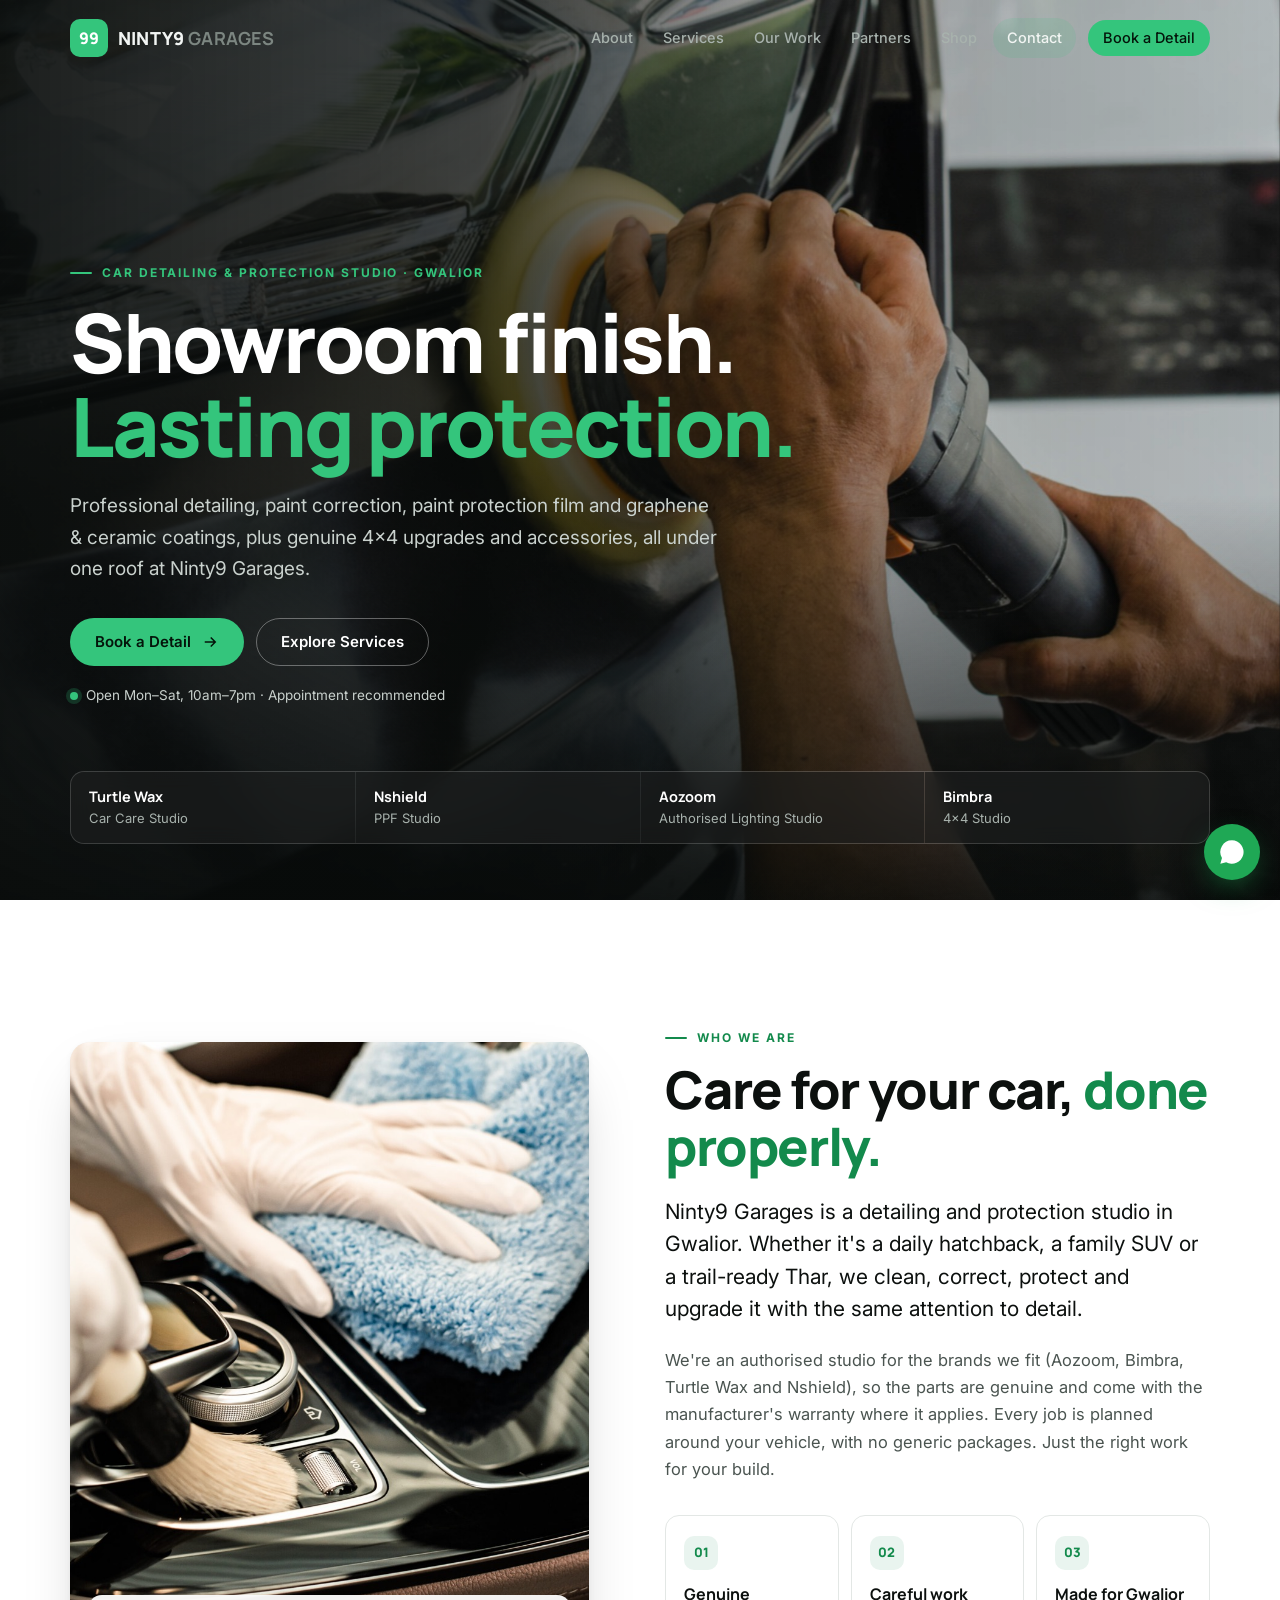
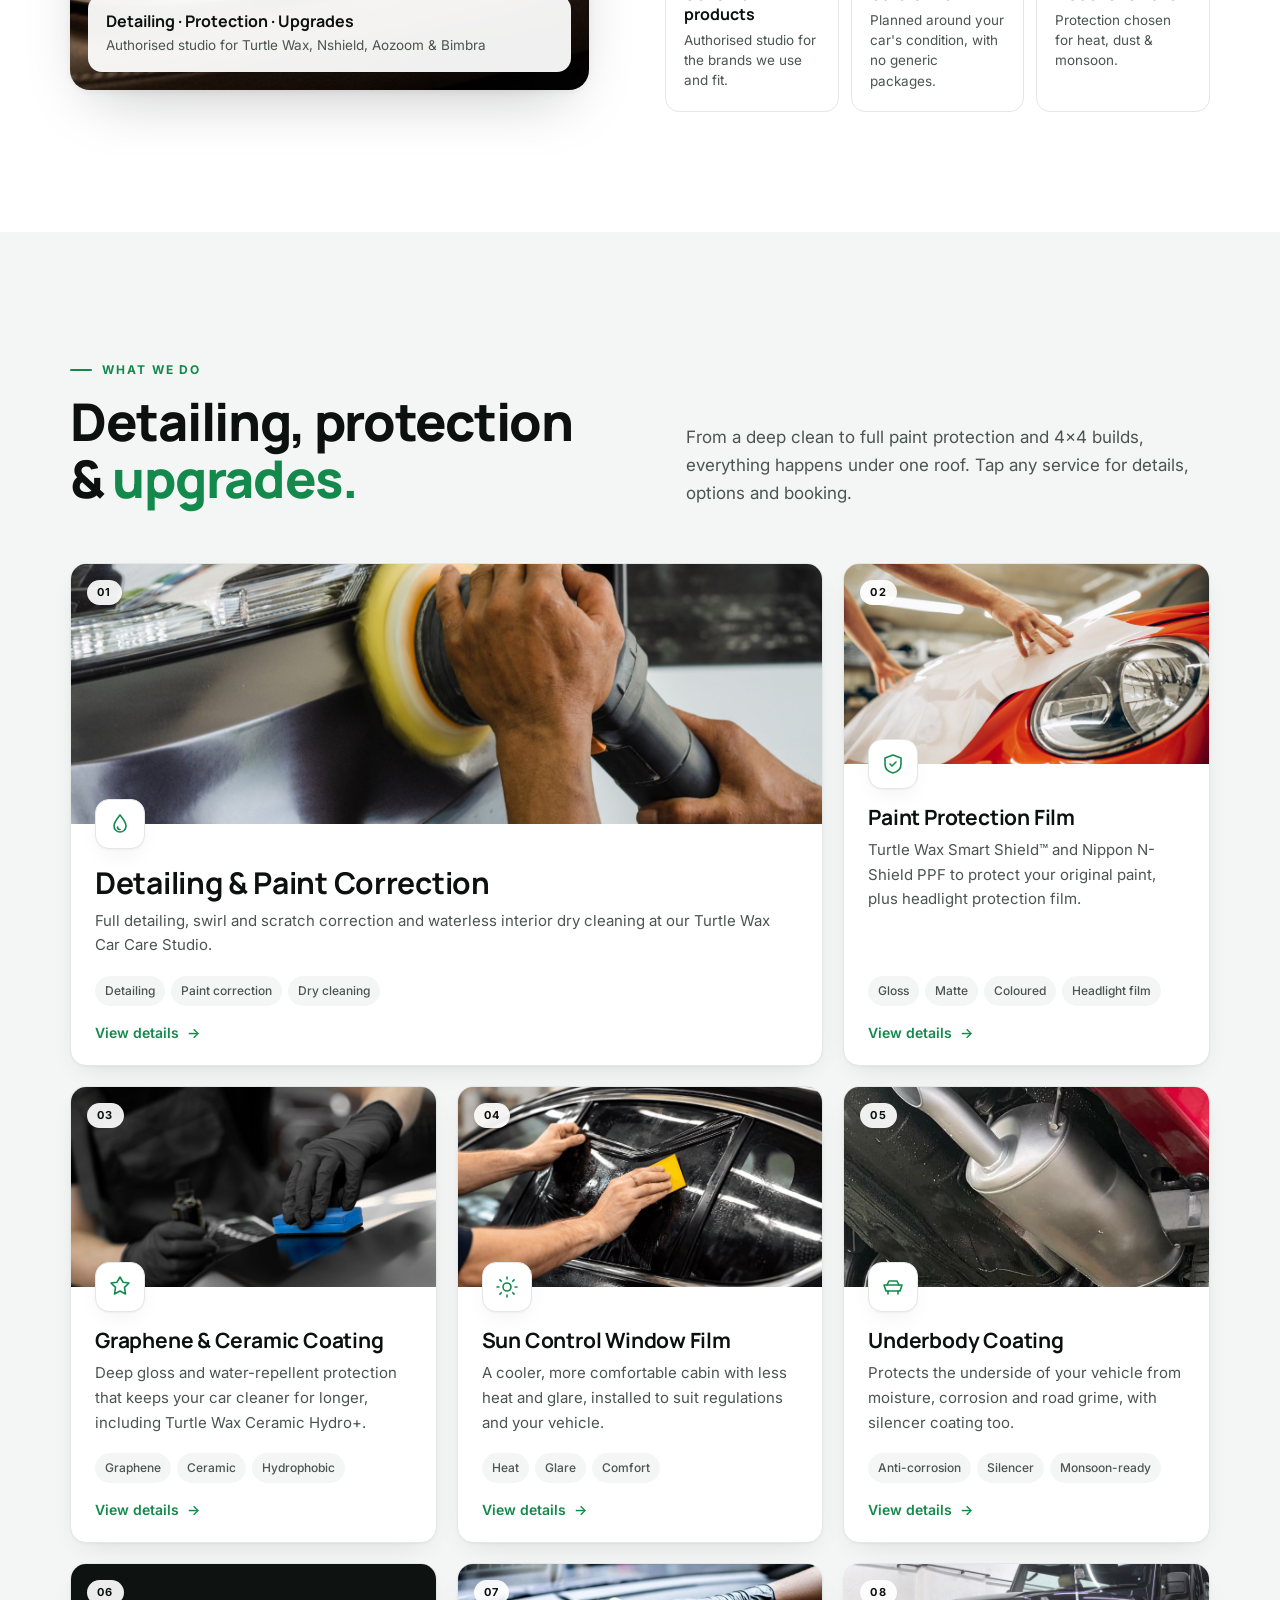
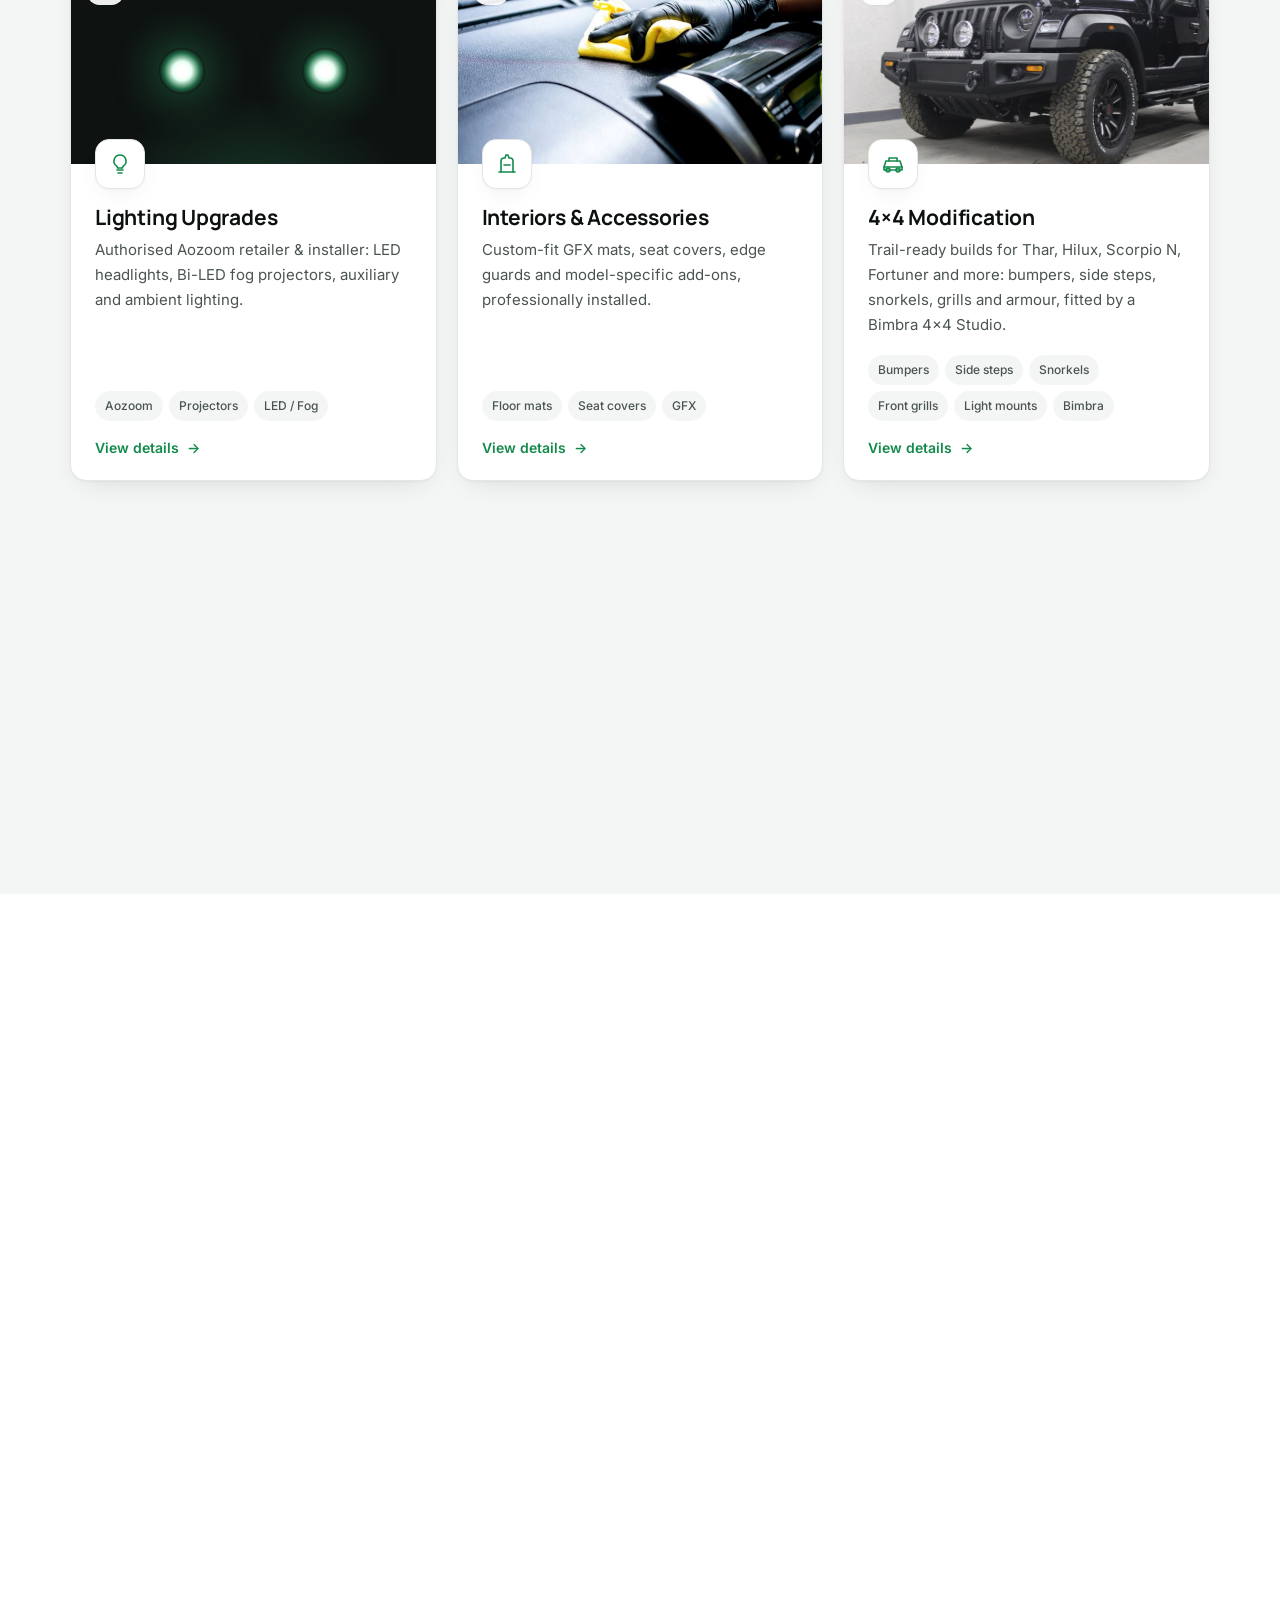
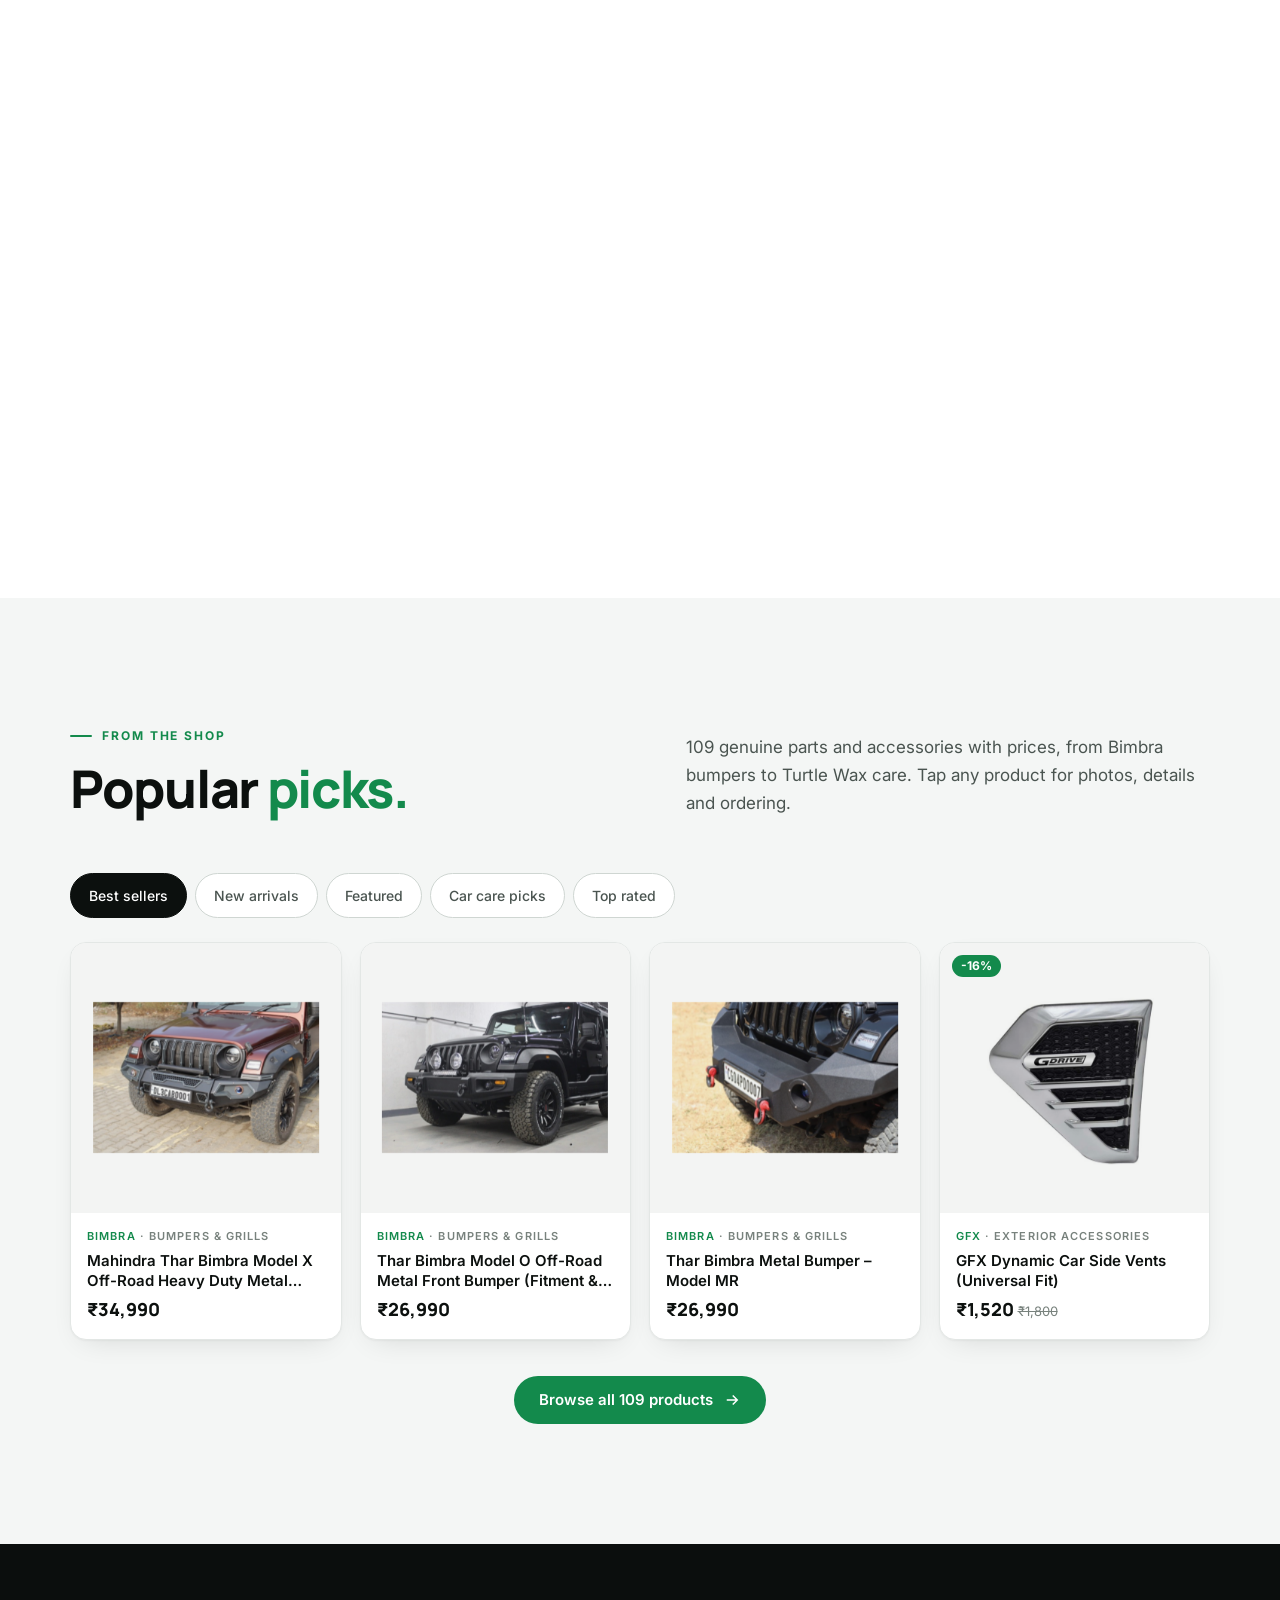
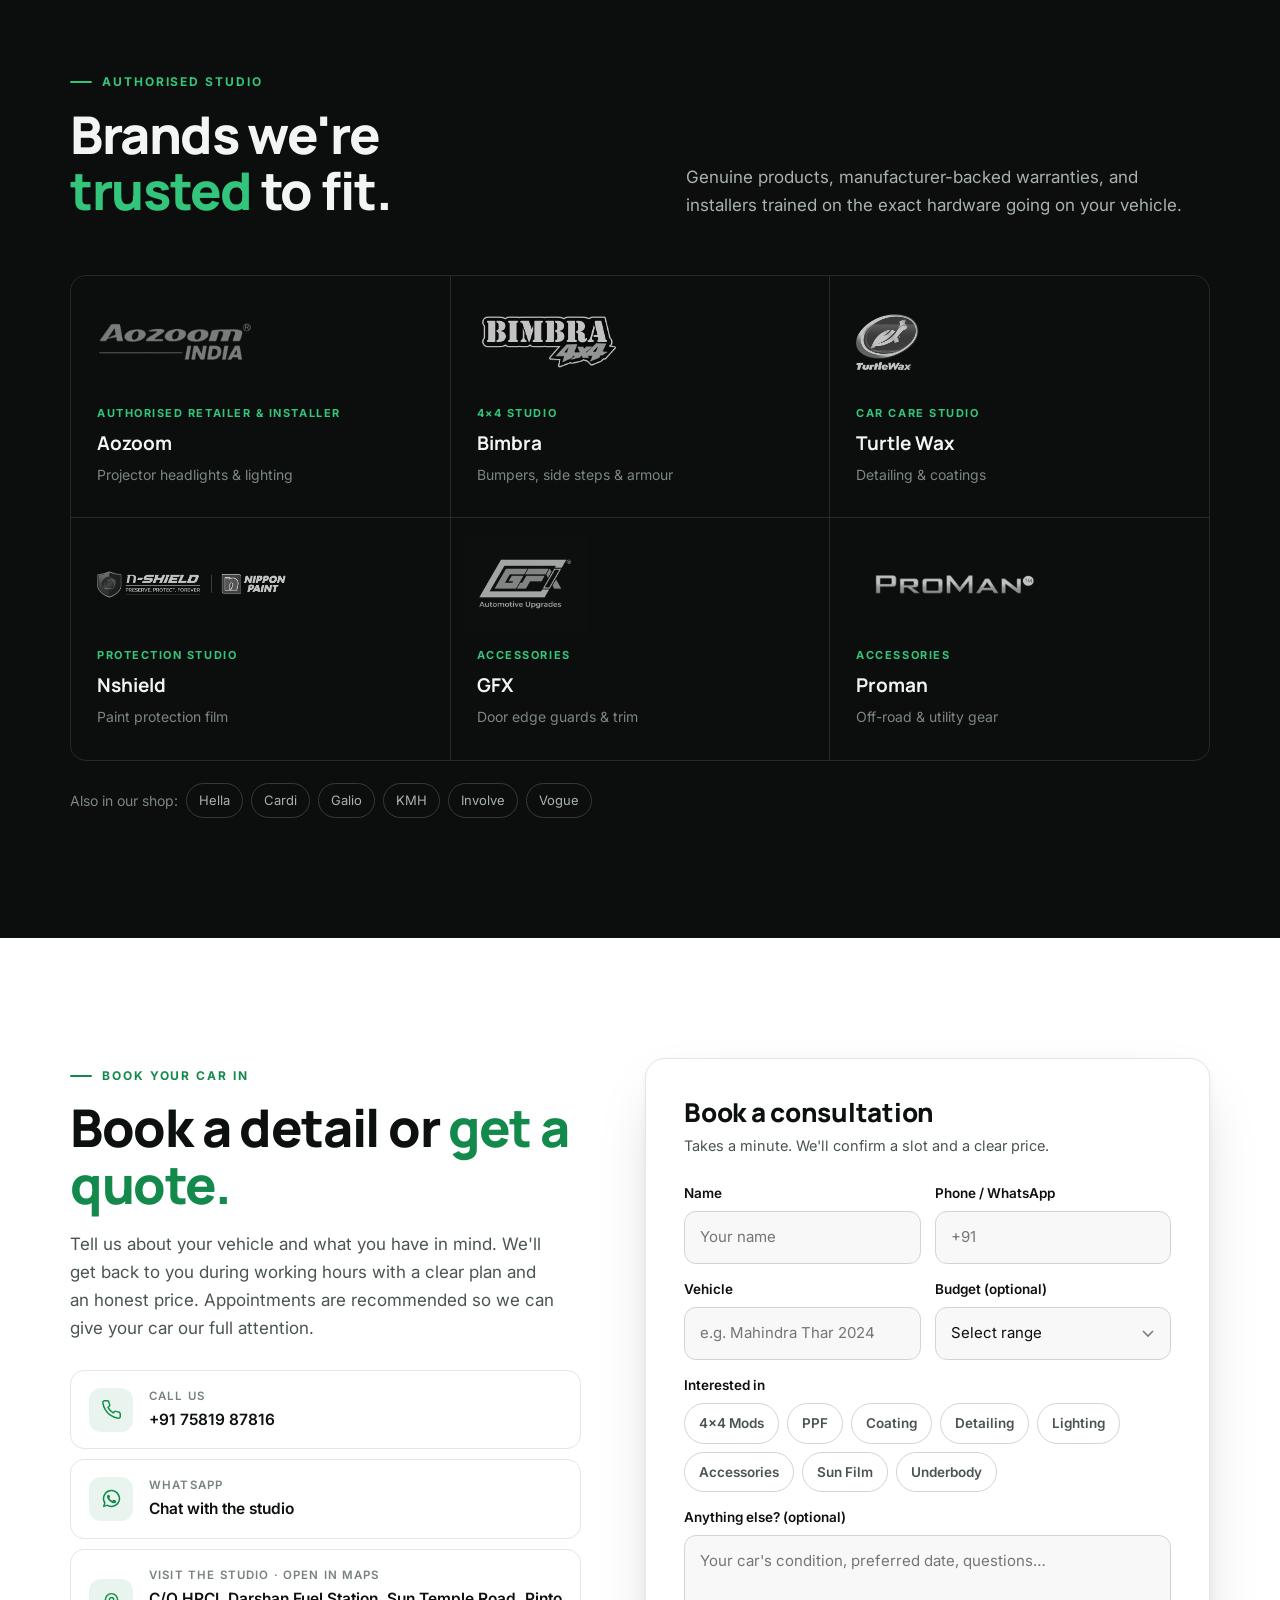
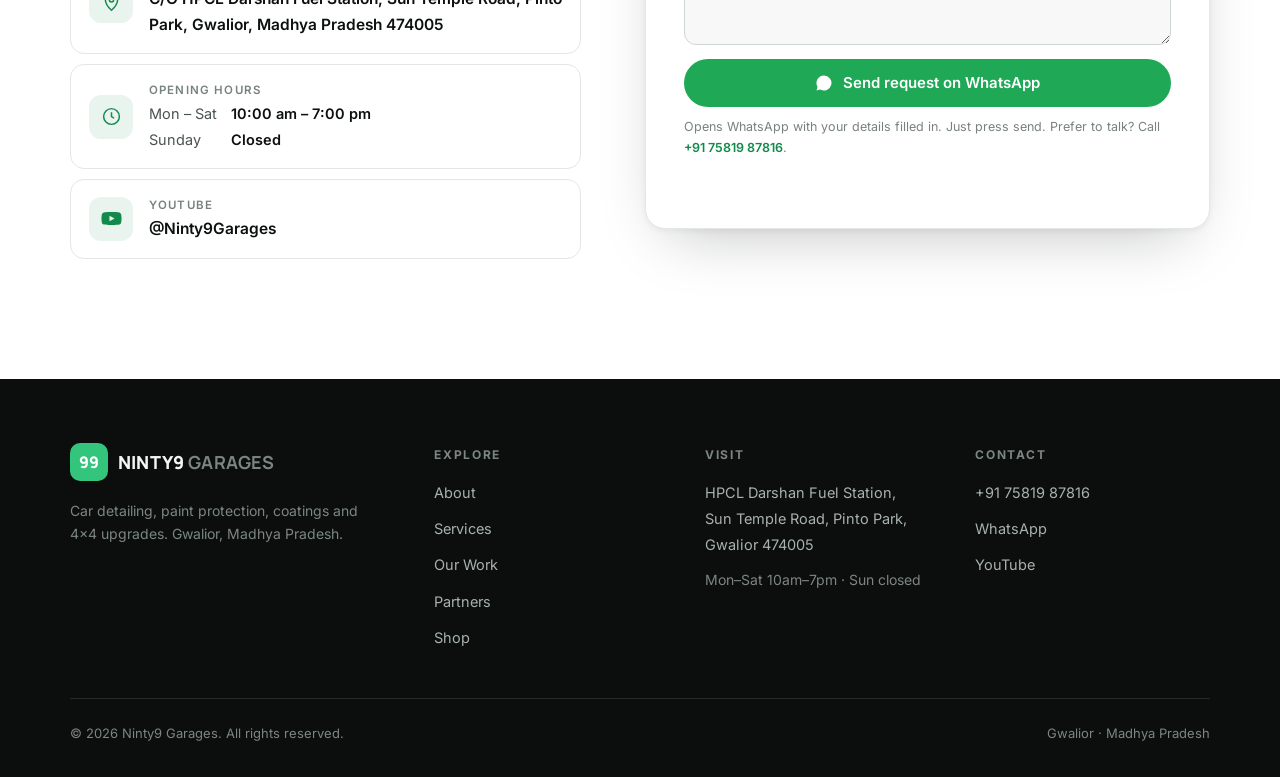
<file: index.html>
<!doctype html>
<html lang="en">
<head>
<meta charset="utf-8">
<meta name="viewport" content="width=device-width, initial-scale=1">
<title>Ninty9 Garages | Car Detailing, PPF, Coatings & 4×4 in Gwalior</title>
<meta name="description" content="Ninty9 Garages, Gwalior: professional car detailing, paint correction, paint protection film (PPF), graphene &amp; ceramic coatings, sun control film and 4×4 upgrades. Authorised Turtle Wax, Nshield, Aozoom and Bimbra studio.">
<meta name="theme-color" content="#0b0e0d">
<meta property="og:title" content="Ninty9 Garages | Gwalior">
<meta property="og:description" content="Car detailing, PPF, graphene &amp; ceramic coatings and 4×4 upgrades in Gwalior.">
<meta property="og:type" content="website">
<meta property="og:image" content="https://vihanb30.github.io/ninty9garages/assets/gallery/paint-correction.jpg">
<meta name="twitter:card" content="summary_large_image">
<script type="application/ld+json">
{"@context":"https://schema.org","@type":"AutoRepair","name":"Ninty9 Garages","url":"https://vihanb30.github.io/ninty9garages/",
"image":"https://vihanb30.github.io/ninty9garages/assets/gallery/thar-bumper.jpg","telephone":"+91-7581987816",
"address":{"@type":"PostalAddress","streetAddress":"C/O HPCL Darshan Fuel Station, Sun Temple Road, Pinto Park","addressLocality":"Gwalior","addressRegion":"Madhya Pradesh","postalCode":"474005","addressCountry":"IN"},
"openingHoursSpecification":[{"@type":"OpeningHoursSpecification","dayOfWeek":["Monday","Tuesday","Wednesday","Thursday","Friday","Saturday"],"opens":"10:00","closes":"19:00"}],
"sameAs":["https://www.youtube.com/@Ninty9Garages"]}
</script>
<link rel="icon" href="data:image/svg+xml,%3Csvg xmlns='http://www.w3.org/2000/svg' viewBox='0 0 64 64'%3E%3Crect width='64' height='64' rx='14' fill='%230a0a0b'/%3E%3Ctext x='32' y='43' font-family='Arial Black,Arial' font-weight='900' font-size='30' text-anchor='middle' fill='%23138a4c'%3E99%3C/text%3E%3C/svg%3E">
<link rel="preconnect" href="https://fonts.googleapis.com">
<link rel="preconnect" href="https://fonts.gstatic.com" crossorigin>
<link href="https://fonts.googleapis.com/css2?family=Inter:wght@400;500;600;700&family=Manrope:wght@600;700;800&display=swap" rel="stylesheet">
<link rel="stylesheet" href="assets/css/site.css">
<script>document.documentElement.classList.add("js")</script>
</head>
<body>

<!-- ================= NAV ================= -->
<header class="nav dark" id="nav">
  <div class="wrap">
    <a href="#top" class="logo" aria-label="Ninty9 Garages home"><b>99</b><span>NINTY9 <em>GARAGES</em></span></a>
    <nav class="nav-links" id="navLinks" aria-label="Primary">
      <a href="#about">About</a>
      <a href="#services">Services</a>
      <a href="#work">Our Work</a>
      <a href="#partners">Partners</a>
      <a href="shop.html">Shop</a>
      <a href="#contact">Contact</a>
      <a href="#contact" class="btn btn-primary btn-sm">Book a Detail</a>
    </nav>
    <button class="burger" id="burger" aria-label="Open menu" aria-expanded="false" aria-controls="navLinks"><i></i><i></i><i></i></button>
  </div>
</header>

<main id="top">

<!-- ================= HERO ================= -->
<section class="hero dark" aria-label="Introduction">
  <div class="hero-bg"><img src="assets/gallery/paint-correction.jpg" alt="Machine polishing a dark car during paint correction" fetchpriority="high"></div>
  <div class="wrap">
    <span class="eyebrow reveal">Car detailing &amp; protection studio · Gwalior</span>
    <h1 class="reveal d1">Showroom finish. <span class="accent">Lasting protection.</span></h1>
    <p class="lead reveal d2">Professional detailing, paint correction, paint protection film and graphene &amp; ceramic coatings, plus genuine 4×4 upgrades and accessories, all under one roof at Ninty9 Garages.</p>
    <div class="hero-cta reveal d3">
      <a href="#contact" class="btn btn-primary">Book a Detail <svg viewBox="0 0 24 24" fill="none" stroke="currentColor" stroke-width="2"><path d="M5 12h14M13 6l6 6-6 6"/></svg></a>
      <a href="#services" class="btn btn-ghost">Explore Services</a>
    </div>
    <div class="hero-open reveal d3"><i></i>Open Mon–Sat, 10am–7pm · Appointment recommended</div>
    <div class="hero-trust reveal d3">
      <div><strong>Turtle Wax</strong>Car Care Studio</div>
      <div><strong>Nshield</strong>PPF Studio</div>
      <div><strong>Aozoom</strong>Authorised Lighting Studio</div>
      <div><strong>Bimbra</strong>4×4 Studio</div>
    </div>
  </div>
</section>

<!-- ================= ABOUT ================= -->
<section class="section about" id="about">
  <div class="wrap about-grid">
    <div class="about-visual reveal">
      <img src="assets/services/dry-cleaning.jpg" alt="Interior detailing with a soft brush and microfibre cloth" loading="lazy">
      <div class="badge"><strong>Detailing · Protection · Upgrades</strong>Authorised studio for Turtle Wax, Nshield, Aozoom &amp; Bimbra</div>
    </div>
    <div>
      <span class="eyebrow reveal">Who we are</span>
      <h2 class="h2 reveal d1">Care for your car, <span class="accent">done properly.</span></h2>
      <p class="big reveal d2">Ninty9 Garages is a detailing and protection studio in Gwalior. Whether it's a daily hatchback, a family SUV or a trail-ready Thar, we clean, correct, protect and upgrade it with the same attention to detail.</p>
      <p class="reveal d2">We're an authorised studio for the brands we fit (Aozoom, Bimbra, Turtle Wax and Nshield), so the parts are genuine and come with the manufacturer's warranty where it applies. Every job is planned around your vehicle, with no generic packages. Just the right work for your build.</p>
      <div class="pillars reveal d3">
        <div><i>01</i><strong>Genuine products</strong><span>Authorised studio for the brands we use and fit.</span></div>
        <div><i>02</i><strong>Careful work</strong><span>Planned around your car's condition, with no generic packages.</span></div>
        <div><i>03</i><strong>Made for Gwalior</strong><span>Protection chosen for heat, dust &amp; monsoon.</span></div>
      </div>
    </div>
  </div>
</section>

<!-- ================= SERVICES ================= -->
<section class="section alt" id="services">
  <div class="wrap">
    <div class="sec-head">
      <div>
        <span class="eyebrow reveal">What we do</span>
        <h2 class="reveal d1">Detailing, protection<br>&amp; <span class="accent">upgrades.</span></h2>
      </div>
      <p class="reveal d2">From a deep clean to full paint protection and 4×4 builds, everything happens under one roof. Tap any service for details, options and booking.</p>
    </div>

    <div class="services-grid">
      <article class="svc feature reveal" data-svc="detailing" tabindex="0" role="button" aria-label="View details: Detailing and Paint Correction">
        <div class="svc-media"><img src="assets/gallery/paint-correction.jpg" alt="" loading="lazy"></div>
        <span class="num">01</span>
        <div class="ico"><svg viewBox="0 0 24 24" fill="none" stroke="currentColor" stroke-width="1.6" stroke-linecap="round" stroke-linejoin="round"><path d="M12 3c3 4 6 7 6 11a6 6 0 01-12 0c0-4 3-7 6-11z"/><path d="M9.5 15a2.5 2.5 0 002.5 2.5"/></svg></div>
        <h3>Detailing &amp; Paint Correction</h3>
        <p>Full detailing, swirl and scratch correction and waterless interior dry cleaning at our Turtle Wax Car Care Studio.</p>
        <ul><li>Detailing</li><li>Paint correction</li><li>Dry cleaning</li></ul>
        <span class="svc-more">View details <i>→</i></span>
      </article>
      <article class="svc reveal d1" data-svc="paint-protection-film" tabindex="0" role="button" aria-label="View details: Paint Protection Film">
        <div class="svc-media"><img src="assets/gallery/ppf.jpg" alt="" loading="lazy"></div>
        <span class="num">02</span>
        <div class="ico"><svg viewBox="0 0 24 24" fill="none" stroke="currentColor" stroke-width="1.6" stroke-linecap="round" stroke-linejoin="round"><path d="M12 3l8 3v6c0 5-3.5 8-8 9-4.5-1-8-4-8-9V6z"/><path d="M9 12l2 2 4-4"/></svg></div>
        <h3>Paint Protection Film</h3>
        <p>Turtle Wax Smart Shield™ and Nippon N-Shield PPF to protect your original paint, plus headlight protection film.</p>
        <ul><li>Gloss</li><li>Matte</li><li>Coloured</li><li>Headlight film</li></ul>
        <span class="svc-more">View details <i>→</i></span>
      </article>
      <article class="svc reveal d2" data-svc="graphene-ceramic-coating" tabindex="0" role="button" aria-label="View details: Graphene and Ceramic Coating">
        <div class="svc-media"><img src="assets/gallery/graphene-coating.jpg" alt="" loading="lazy"></div>
        <span class="num">03</span>
        <div class="ico"><svg viewBox="0 0 24 24" fill="none" stroke="currentColor" stroke-width="1.6" stroke-linecap="round" stroke-linejoin="round"><path d="M12 2l3 5.2L21 8l-4.5 4.3L17.5 19 12 16l-5.5 3 1-6.7L3 8l6-0.8z"/></svg></div>
        <h3>Graphene &amp; Ceramic Coating</h3>
        <p>Deep gloss and water-repellent protection that keeps your car cleaner for longer, including Turtle Wax Ceramic Hydro+.</p>
        <ul><li>Graphene</li><li>Ceramic</li><li>Hydrophobic</li></ul>
        <span class="svc-more">View details <i>→</i></span>
      </article>
      <article class="svc reveal" data-svc="sun-control-film" tabindex="0" role="button" aria-label="View details: Sun Control Window Film">
        <div class="svc-media"><img src="assets/services/sun-film.jpg" alt="" loading="lazy"></div>
        <span class="num">04</span>
        <div class="ico"><svg viewBox="0 0 24 24" fill="none" stroke="currentColor" stroke-width="1.6" stroke-linecap="round" stroke-linejoin="round"><circle cx="12" cy="12" r="4"/><path d="M12 2v2M12 20v2M4.9 4.9l1.4 1.4M17.7 17.7l1.4 1.4M2 12h2M20 12h2M4.9 19.1l1.4-1.4M17.7 6.3l1.4-1.4"/></svg></div>
        <h3>Sun Control Window Film</h3>
        <p>A cooler, more comfortable cabin with less heat and glare, installed to suit regulations and your vehicle.</p>
        <ul><li>Heat</li><li>Glare</li><li>Comfort</li></ul>
        <span class="svc-more">View details <i>→</i></span>
      </article>
      <article class="svc reveal d1" data-svc="underbody-coating" tabindex="0" role="button" aria-label="View details: Underbody Coating">
        <div class="svc-media"><img src="assets/services/underbody.jpg" alt="" loading="lazy" style="object-position:center 40%"></div>
        <span class="num">05</span>
        <div class="ico"><svg viewBox="0 0 24 24" fill="none" stroke="currentColor" stroke-width="1.6" stroke-linecap="round" stroke-linejoin="round"><path d="M3 10h18l-2 6H5z"/><path d="M7 16v3M17 16v3"/><path d="M6 10l2-4h8l2 4"/></svg></div>
        <h3>Underbody Coating</h3>
        <p>Protects the underside of your vehicle from moisture, corrosion and road grime, with silencer coating too.</p>
        <ul><li>Anti-corrosion</li><li>Silencer</li><li>Monsoon-ready</li></ul>
        <span class="svc-more">View details <i>→</i></span>
      </article>
      <article class="svc reveal d2" data-svc="lighting" tabindex="0" role="button" aria-label="View details: Lighting Upgrades">
        <div class="svc-media beam" aria-hidden="true"><i></i><i></i></div>
        <span class="num">06</span>
        <div class="ico"><svg viewBox="0 0 24 24" fill="none" stroke="currentColor" stroke-width="1.6" stroke-linecap="round" stroke-linejoin="round"><path d="M9 18h6M10 21h4"/><path d="M12 3a6 6 0 00-3.5 10.9c.6.5 1 1.2 1 2.1h5c0-.9.4-1.6 1-2.1A6 6 0 0012 3z"/></svg></div>
        <h3>Lighting Upgrades</h3>
        <p>Authorised Aozoom retailer &amp; installer: LED headlights, Bi-LED fog projectors, auxiliary and ambient lighting.</p>
        <ul><li>Aozoom</li><li>Projectors</li><li>LED / Fog</li></ul>
        <span class="svc-more">View details <i>→</i></span>
      </article>
      <article class="svc reveal" data-svc="interiors-accessories" tabindex="0" role="button" aria-label="View details: Interiors and Accessories">
        <div class="svc-media"><img src="assets/gallery/interior-detailing.jpg" alt="" loading="lazy" style="object-position:center 40%"></div>
        <span class="num">07</span>
        <div class="ico"><svg viewBox="0 0 24 24" fill="none" stroke="currentColor" stroke-width="1.6" stroke-linecap="round" stroke-linejoin="round"><path d="M6 20V9a3 3 0 013-3h1l1-3h2l1 3h1a3 3 0 013 3v11"/><path d="M4 20h16"/><path d="M9 13h6"/></svg></div>
        <h3>Interiors &amp; Accessories</h3>
        <p>Custom-fit GFX mats, seat covers, edge guards and model-specific add-ons, professionally installed.</p>
        <ul><li>Floor mats</li><li>Seat covers</li><li>GFX</li></ul>
        <span class="svc-more">View details <i>→</i></span>
      </article>
      <article class="svc reveal d1" data-svc="4x4-modification" tabindex="0" role="button" aria-label="View details: 4×4 Modification">
        <div class="svc-media"><img src="assets/gallery/thar-bumper.jpg" alt="" loading="lazy" style="object-position:center 58%"></div>
        <span class="num">08</span>
        <div class="ico"><svg viewBox="0 0 24 24" fill="none" stroke="currentColor" stroke-width="1.6" stroke-linecap="round" stroke-linejoin="round"><path d="M3 15l2-6h14l2 6"/><path d="M3 15h18v3H3z"/><circle cx="7" cy="18" r="2"/><circle cx="17" cy="18" r="2"/><path d="M8 9V6h8v3"/></svg></div>
        <h3>4×4 Modification</h3>
        <p>Trail-ready builds for Thar, Hilux, Scorpio N, Fortuner and more: bumpers, side steps, snorkels, grills and armour, fitted by a Bimbra 4×4 Studio.</p>
        <ul><li>Bumpers</li><li>Side steps</li><li>Snorkels</li><li>Front grills</li><li>Light mounts</li><li>Bimbra</li></ul>
        <span class="svc-more">View details <i>→</i></span>
      </article>
    </div>

    <div class="process">
      <div class="step reveal"><b>01</b><h4>Consult</h4><p>Tell us about your vehicle, how you use it, and the look you're after.</p></div>
      <div class="step reveal d1"><b>02</b><h4>Spec &amp; quote</h4><p>A clear plan with genuine parts and an honest, itemised price.</p></div>
      <div class="step reveal d2"><b>03</b><h4>Build</h4><p>Specialist install in our studio, with progress updates as we go.</p></div>
      <div class="step reveal d3"><b>04</b><h4>Handover</h4><p>Final inspection, care guidance and warranty details where they apply.</p></div>
    </div>
  </div>
</section>

<!-- ================= GALLERY ================= -->
<section class="section" id="work">
  <div class="wrap">
    <div class="sec-head">
      <div>
        <span class="eyebrow reveal">Our work</span>
        <h2 class="reveal d1">Our <span class="accent">work.</span></h2>
      </div>
      <p class="reveal d2">Fitments, protection and detailing: a look at the kind of work we do. For walkarounds and install videos, visit our YouTube channel.</p>
    </div>

    <div class="filters reveal" role="tablist" aria-label="Filter gallery">
      <button class="on" data-f="all">All</button>
      <button data-f="4x4">4×4</button>
      <button data-f="ppf">PPF &amp; Coating</button>
      <button data-f="detail">Detailing</button>
    </div>

    <div class="gallery" id="gallery">
      <figure class="tile wide tall reveal " data-c="4x4" data-product="2784" style="--g:linear-gradient(160deg,#1d1d21,#0c0c0e)">
        <div class="ph"></div><img src="assets/gallery/thar-bumper.jpg" alt="Black Mahindra Thar with off-road front bumper and auxiliary lights" loading="lazy">
        <figcaption class="cap"><div><span>4×4 Fitment</span><strong>Thar · Bimbra Model-O Bumper</strong></div><i>↗</i></figcaption>
      </figure>
      <figure class="tile tall reveal d1" data-c="4x4" data-product="2364" style="--g:linear-gradient(160deg,#1d1d21,#0c0c0e)">
        <div class="ph"></div><img style="object-position:12% center" src="assets/gallery/thar-snorkel.jpg" alt="Thar fitted with a raised-air snorkel" loading="lazy">
        <figcaption class="cap"><div><span>4×4 Fitment</span><strong>Thar Snorkel</strong></div><i>↗</i></figcaption>
      </figure>
      <figure class="tile reveal d2" data-c="ppf" style="--g:linear-gradient(160deg,#1d1d21,#0c0c0e)">
        <div class="ph"></div><img src="assets/gallery/ppf.jpg" alt="Paint protection film being applied to a car bonnet" loading="lazy">
        <figcaption class="cap"><div><span>PPF</span><strong>Paint Protection Film</strong></div><i>↗</i></figcaption>
      </figure>
      <figure class="tile reveal d2" data-c="detail" style="--g:linear-gradient(160deg,#1d1d21,#0c0c0e)">
        <div class="ph"></div><img src="assets/gallery/paint-correction.jpg" alt="Machine polishing during paint correction" loading="lazy">
        <figcaption class="cap"><div><span>Detailing</span><strong>Paint Correction</strong></div><i>↗</i></figcaption>
      </figure>
      <figure class="tile wide reveal " data-c="ppf" style="--g:linear-gradient(160deg,#1d1d21,#0c0c0e)">
        <div class="ph"></div><img src="assets/gallery/graphene-coating.jpg" alt="Graphene coating being applied by applicator" loading="lazy">
        <figcaption class="cap"><div><span>Coating</span><strong>Graphene Coating</strong></div><i>↗</i></figcaption>
      </figure>
      <figure class="tile wide reveal d1" data-c="detail" style="--g:linear-gradient(160deg,#1d1d21,#0c0c0e)">
        <div class="ph"></div><img src="assets/gallery/interior-detailing.jpg" alt="Dashboard being cleaned during interior detailing" loading="lazy">
        <figcaption class="cap"><div><span>Interior</span><strong>Interior Detailing</strong></div><i>↗</i></figcaption>
      </figure>
    </div>
    <p class="gallery-note reveal">More builds, walkarounds and install videos on our channel. <a href="https://www.youtube.com/@Ninty9Garages" target="_blank" rel="noopener">Watch on YouTube →</a></p>
  </div>
</section>

<!-- ================= SHOP PICKS ================= -->
<section class="section alt" id="picks-section">
  <div class="wrap">
    <div class="sec-head">
      <div>
        <span class="eyebrow reveal">From the shop</span>
        <h2 class="reveal d1">Popular <span class="accent">picks.</span></h2>
      </div>
      <p class="reveal d2">109 genuine parts and accessories with prices, from Bimbra bumpers to Turtle Wax care. Tap any product for photos, details and ordering.</p>
    </div>
    <div class="filters reveal" id="pickTabs" role="tablist" aria-label="Product lists">
      <button class="on" data-list="best" role="tab" aria-selected="true">Best sellers</button>
      <button data-list="new" role="tab" aria-selected="false">New arrivals</button>
      <button data-list="featured" role="tab" aria-selected="false">Featured</button>
      <button data-list="weekly" role="tab" aria-selected="false">Car care picks</button>
      <button data-list="top" role="tab" aria-selected="false">Top rated</button>
    </div>
    <div class="picks" id="picks" role="tabpanel"></div>
    <div class="picks-foot reveal"><a class="btn btn-primary" href="shop.html">Browse all 109 products <svg viewBox="0 0 24 24" fill="none" stroke="currentColor" stroke-width="2"><path d="M5 12h14M13 6l6 6-6 6"/></svg></a></div>
  </div>
</section>

<!-- ================= PARTNERS ================= -->
<section class="section dark" id="partners">
  <div class="wrap">
    <div class="sec-head">
      <div>
        <span class="eyebrow reveal">Authorised studio</span>
        <h2 class="reveal d1">Brands we're<br><span class="accent">trusted</span> to fit.</h2>
      </div>
      <p class="reveal d2">Genuine products, manufacturer-backed warranties, and installers trained on the exact hardware going on your vehicle.</p>
    </div>
    <div class="partners reveal">
      <div class="partner"><div class="plogo"><img src="assets/logos/aozoom.png" alt="Aozoom logo" loading="lazy"></div><em>Authorised retailer &amp; installer</em><strong>Aozoom</strong><span>Projector headlights &amp; lighting</span></div>
      <div class="partner"><div class="plogo"><img src="assets/logos/bimbra.png" alt="Bimbra logo" loading="lazy"></div><em>4×4 Studio</em><strong>Bimbra</strong><span>Bumpers, side steps &amp; armour</span></div>
      <div class="partner"><div class="plogo"><img src="assets/logos/turtle-wax.png" alt="Turtle Wax logo" loading="lazy"></div><em>Car Care Studio</em><strong>Turtle Wax</strong><span>Detailing &amp; coatings</span></div>
      <div class="partner"><div class="plogo"><img src="assets/logos/nshield.png" alt="Nshield logo" loading="lazy"></div><em>Protection Studio</em><strong>Nshield</strong><span>Paint protection film</span></div>
      <div class="partner"><div class="plogo"><img class="inv" src="assets/logos/gfx.jpg" alt="GFX logo" loading="lazy"></div><em>Accessories</em><strong>GFX</strong><span>Door edge guards &amp; trim</span></div>
      <div class="partner"><div class="plogo"><img src="assets/logos/proman.png" alt="Proman logo" loading="lazy"></div><em>Accessories</em><strong>Proman</strong><span>Off-road &amp; utility gear</span></div>
    </div>
    <p class="also reveal">Also in our shop:
      <a href="shop.html?q=hella">Hella</a><a href="shop.html?q=cardi">Cardi</a><a href="shop.html?q=galio">Galio</a><a href="shop.html?q=kmh">KMH</a><a href="shop.html?q=involve">Involve</a><a href="shop.html?q=vogue">Vogue</a>
    </p>
  </div>
</section>

<!-- ================= CONTACT ================= -->
<section class="section" id="contact">
  <div class="wrap contact-grid">
    <div class="contact-info">
      <span class="eyebrow reveal">Book your car in</span>
      <h2 class="h2 reveal d1">Book a detail or <span class="accent">get a quote.</span></h2>
      <p class="reveal d2">Tell us about your vehicle and what you have in mind. We'll get back to you during working hours with a clear plan and an honest price. Appointments are recommended so we can give your car our full attention.</p>
      <div class="cards reveal d3">
        <a class="cinfo" href="tel:+917581987816"><span class="ci"><svg viewBox="0 0 24 24" fill="none" stroke="currentColor" stroke-width="1.7"><path d="M22 16.9v3a2 2 0 01-2.2 2 19.8 19.8 0 01-8.6-3.1 19.5 19.5 0 01-6-6A19.8 19.8 0 012.1 4.2 2 2 0 014.1 2h3a2 2 0 012 1.7c.1.9.4 1.8.7 2.7a2 2 0 01-.5 2.1L8 9.8a16 16 0 006 6l1.3-1.3a2 2 0 012.1-.4c.9.3 1.8.6 2.7.7a2 2 0 011.7 2z"/></svg></span><span><small>Call us</small><strong>+91 75819 87816</strong></span></a>
        <a class="cinfo" href="https://wa.me/917581987816" target="_blank" rel="noopener"><span class="ci"><svg viewBox="0 0 24 24" fill="currentColor"><path d="M12 2a10 10 0 00-8.6 15.1L2 22l5-1.3A10 10 0 1012 2zm0 18.2a8.2 8.2 0 01-4.2-1.2l-.3-.2-3 .8.8-2.9-.2-.3A8.2 8.2 0 1112 20.2zm4.5-6.1c-.2-.1-1.5-.7-1.7-.8s-.4-.1-.6.1-.7.8-.8 1-.3.2-.5.1a6.7 6.7 0 01-3.3-2.9c-.3-.4.3-.4.7-1.4.1-.2 0-.3 0-.4l-.8-1.8c-.2-.5-.4-.4-.6-.4h-.5a1 1 0 00-.7.3 3 3 0 00-.9 2.2 5.2 5.2 0 001.1 2.7 11.8 11.8 0 004.5 4c1.7.7 2.4.8 3.2.7.5-.1 1.5-.6 1.7-1.2s.2-1.1.2-1.2-.2-.2-.5-.3z"/></svg></span><span><small>WhatsApp</small><strong>Chat with the studio</strong></span></a>
        <a class="cinfo" href="https://www.google.com/maps/search/?api=1&query=Ninty9+Garages+HPCL+Darshan+Fuel+Station+Sun+Temple+Road+Pinto+Park+Gwalior" target="_blank" rel="noopener"><span class="ci"><svg viewBox="0 0 24 24" fill="none" stroke="currentColor" stroke-width="1.7"><path d="M12 22s-7-6.2-7-12a7 7 0 0114 0c0 5.8-7 12-7 12z"/><circle cx="12" cy="10" r="2.5"/></svg></span><span><small>Visit the studio · Open in Maps</small><strong>C/O HPCL Darshan Fuel Station, Sun Temple Road, Pinto Park, Gwalior, Madhya Pradesh 474005</strong></span></a>
        <div class="cinfo"><span class="ci"><svg viewBox="0 0 24 24" fill="none" stroke="currentColor" stroke-width="1.7"><circle cx="12" cy="12" r="9"/><path d="M12 7v5l3 2"/></svg></span><span><small>Opening hours</small><dl class="hours"><dt>Mon – Sat</dt><dd>10:00 am – 7:00 pm</dd><dt>Sunday</dt><dd>Closed</dd></dl></span></div>
        <a class="cinfo" href="https://www.youtube.com/@Ninty9Garages" target="_blank" rel="noopener"><span class="ci"><svg viewBox="0 0 24 24" fill="currentColor"><path d="M23 7.2a3 3 0 00-2.1-2.1C19 4.6 12 4.6 12 4.6s-7 0-8.9.5A3 3 0 001 7.2 31 31 0 00.5 12a31 31 0 00.5 4.8 3 3 0 002.1 2.1c1.9.5 8.9.5 8.9.5s7 0 8.9-.5a3 3 0 002.1-2.1 31 31 0 00.5-4.8 31 31 0 00-.5-4.8zM9.7 15.1V8.9L15.5 12z"/></svg></span><span><small>YouTube</small><strong>@Ninty9Garages</strong></span></a>
      </div>
    </div>

    <form class="quote reveal d1" id="quoteForm" name="quote" method="POST" data-netlify="true" netlify-honeypot="bot-field" novalidate>
      <input type="hidden" name="form-name" value="quote">
      <p class="hp"><label>Leave empty <input name="bot-field" tabindex="-1" autocomplete="off"></label></p>
      <h3>Book a consultation</h3>
      <p class="sub">Takes a minute. We'll confirm a slot and a clear price.</p>
      <div class="row">
        <div class="field"><label for="f-name">Name</label><input id="f-name" name="name" autocomplete="name" required placeholder="Your name"></div>
        <div class="field"><label for="f-phone">Phone / WhatsApp</label><input id="f-phone" name="phone" type="tel" autocomplete="tel" required placeholder="+91"></div>
      </div>
      <div class="row">
        <div class="field"><label for="f-vehicle">Vehicle</label><input id="f-vehicle" name="vehicle" required placeholder="e.g. Mahindra Thar 2024"></div>
        <div class="field"><label for="f-budget">Budget (optional)</label>
          <select id="f-budget" name="budget"><option value="">Select range</option><option>Under ₹25k</option><option>₹25k – ₹75k</option><option>₹75k – ₹2L</option><option>₹2L+</option></select></div>
      </div>
      <div class="field"><label>Interested in</label>
        <div class="chips">
          <label><input type="checkbox" name="services" value="4×4 Modification"><span>4×4 Mods</span></label>
          <label><input type="checkbox" name="services" value="PPF"><span>PPF</span></label>
          <label><input type="checkbox" name="services" value="Graphene/Ceramic Coating"><span>Coating</span></label>
          <label><input type="checkbox" name="services" value="Detailing"><span>Detailing</span></label>
          <label><input type="checkbox" name="services" value="Lighting"><span>Lighting</span></label>
          <label><input type="checkbox" name="services" value="Accessories"><span>Accessories</span></label>
          <label><input type="checkbox" name="services" value="Sun Control Film"><span>Sun Film</span></label>
          <label><input type="checkbox" name="services" value="Underbody Coating"><span>Underbody</span></label>
        </div>
      </div>
      <div class="field"><label for="f-msg">Anything else? (optional)</label><textarea id="f-msg" name="message" placeholder="Your car's condition, preferred date, questions…"></textarea></div>
      <div class="form-actions">
        <button type="submit" class="btn btn-wa"><svg viewBox="0 0 24 24" fill="currentColor"><path d="M12 2a10 10 0 00-8.6 15.1L2 22l5-1.3A10 10 0 1012 2zm4.5 12.1c-.2-.1-1.5-.7-1.7-.8s-.4-.1-.6.1-.7.8-.8 1-.3.2-.5.1a6.7 6.7 0 01-3.3-2.9c-.3-.4.3-.4.7-1.4.1-.2 0-.3 0-.4l-.8-1.8c-.2-.5-.4-.4-.6-.4h-.5a1 1 0 00-.7.3 3 3 0 00-.9 2.2 5.2 5.2 0 001.1 2.7 11.8 11.8 0 004.5 4c1.7.7 2.4.8 3.2.7.5-.1 1.5-.6 1.7-1.2s.2-1.1.2-1.2-.2-.2-.5-.3z"/></svg>Send request on WhatsApp</button>
      </div>
      <p class="form-note">Opens WhatsApp with your details filled in. Just press send. Prefer to talk? Call <a href="tel:+917581987816" style="color:var(--accent);font-weight:600">+91 75819 87816</a>.</p>
      <p class="form-status" id="formStatus" role="status" aria-live="polite"></p>
    </form>
  </div>
</section>

</main>

<!-- ================= FOOTER ================= -->
<footer class="dark">
  <div class="wrap">
    <div class="foot">
      <div>
        <a href="#top" class="logo"><b>99</b><span>NINTY9 <em>GARAGES</em></span></a>
        <p style="margin-top:18px">Car detailing, paint protection, coatings and 4×4 upgrades. Gwalior, Madhya Pradesh.</p>
      </div>
      <div><h5>Explore</h5><ul><li><a href="#about">About</a></li><li><a href="#services">Services</a></li><li><a href="#work">Our Work</a></li><li><a href="#partners">Partners</a></li><li><a href="shop.html">Shop</a></li></ul></div>
      <div><h5>Visit</h5><ul><li><a href="https://www.google.com/maps/search/?api=1&query=Ninty9+Garages+HPCL+Darshan+Fuel+Station+Sun+Temple+Road+Pinto+Park+Gwalior" target="_blank" rel="noopener">HPCL Darshan Fuel Station,<br>Sun Temple Road, Pinto Park,<br>Gwalior 474005</a></li><li style="color:var(--dim);font-size:14px">Mon–Sat 10am–7pm · Sun closed</li></ul></div>
      <div><h5>Contact</h5><ul><li><a href="tel:+917581987816">+91 75819 87816</a></li><li><a href="https://wa.me/917581987816" target="_blank" rel="noopener">WhatsApp</a></li><li><a href="https://www.youtube.com/@Ninty9Garages" target="_blank" rel="noopener">YouTube</a></li></ul></div>
    </div>
    <div class="foot-bottom"><span>© <span id="yr"></span> Ninty9 Garages. All rights reserved.</span><span>Gwalior · Madhya Pradesh</span></div>
  </div>
</footer>

<a class="fab" href="https://wa.me/917581987816" target="_blank" rel="noopener" aria-label="Chat on WhatsApp"><svg viewBox="0 0 24 24" fill="currentColor"><path d="M12 2a10 10 0 00-8.6 15.1L2 22l5-1.3A10 10 0 1012 2zm4.5 12.1c-.2-.1-1.5-.7-1.7-.8s-.4-.1-.6.1-.7.8-.8 1-.3.2-.5.1a6.7 6.7 0 01-3.3-2.9c-.3-.4.3-.4.7-1.4.1-.2 0-.3 0-.4l-.8-1.8c-.2-.5-.4-.4-.6-.4h-.5a1 1 0 00-.7.3 3 3 0 00-.9 2.2 5.2 5.2 0 001.1 2.7 11.8 11.8 0 004.5 4c1.7.7 2.4.8 3.2.7.5-.1 1.5-.6 1.7-1.2s.2-1.1.2-1.2-.2-.2-.5-.3z"/></svg></a>

<div class="sheet" id="svcSheet" role="dialog" aria-modal="true" aria-label="Service details">
  <div class="sheet-box" id="svcBox"></div>
</div>

<div class="lightbox" id="lightbox" role="dialog" aria-modal="true" aria-label="Gallery viewer">
  <div class="frame" id="lbFrame"></div>
  <button class="lb-close" aria-label="Close">✕</button>
  <button class="lb-prev" aria-label="Previous">←</button>
  <button class="lb-next" aria-label="Next">→</button>
</div>

<script src="assets/js/services.js"></script>
<script src="assets/js/home-products.js"></script>
<script>
/* ============ CONFIG ============ */
const CONFIG = {
  whatsapp: "917581987816",          // studio WhatsApp number (country code, no +)
  formspree: ""                      // optional: "https://formspree.io/f/xxxxxxx" to also get each request by email
};

document.getElementById("yr").textContent = new Date().getFullYear();
const reduceMotion = matchMedia("(prefers-reduced-motion: reduce)").matches;

/* ============ NAV ============ */
const nav = document.getElementById("nav"), burger = document.getElementById("burger");
const onScroll = () => nav.classList.toggle("scrolled", scrollY > 20);
addEventListener("scroll", onScroll, {passive:true}); onScroll();
burger.addEventListener("click", () => {
  const open = nav.classList.toggle("open");
  burger.setAttribute("aria-expanded", open);
});
document.querySelectorAll(".nav-links a").forEach(a => a.addEventListener("click", () => {
  nav.classList.remove("open"); burger.setAttribute("aria-expanded", false);
}));
// active link highlighting
const links = [...document.querySelectorAll('.nav-links a:not(.btn)')];
const spy = new IntersectionObserver(es => es.forEach(e => {
  if (e.isIntersecting) links.forEach(l => l.classList.toggle("active", l.getAttribute("href") === "#" + e.target.id));
}), {rootMargin:"-45% 0px -50% 0px"});
["about","services","work","picks-section","partners","contact"].forEach(id => spy.observe(document.getElementById(id)));

/* ============ REVEAL ============ */
const rev = new IntersectionObserver(es => es.forEach(e => {
  if (e.isIntersecting) { e.target.classList.add("in"); rev.unobserve(e.target); }
}), {threshold:.12, rootMargin:"0px 0px -40px 0px"});
document.querySelectorAll(".reveal,.step").forEach(el => rev.observe(el));
// (the hero animates in with CSS; see .hero .reveal in site.css)

/* ============ SERVICE CARD SPOTLIGHT ============ */
document.querySelectorAll(".svc").forEach(c => c.addEventListener("pointermove", e => {
  const r = c.getBoundingClientRect();
  c.style.setProperty("--mx", (e.clientX - r.left) + "px");
  c.style.setProperty("--my", (e.clientY - r.top) + "px");
}));

/* ============ GALLERY ============ */
const tiles = [...document.querySelectorAll(".tile")];
tiles.forEach(t => {
  const img = t.querySelector("img");
  const fail = () => img.remove();           // missing photo → keep styled placeholder
  if (img.complete && !img.naturalWidth) fail(); else img.addEventListener("error", fail);
});
const galleryFilters = document.querySelectorAll("#work .filters button");
galleryFilters.forEach(b => b.addEventListener("click", () => {
  galleryFilters.forEach(x => x.classList.toggle("on", x === b));
  const f = b.dataset.f;
  tiles.forEach(t => t.classList.toggle("hide", f !== "all" && t.dataset.c !== f));
}));
const lb = document.getElementById("lightbox"), lbFrame = document.getElementById("lbFrame");
let lbIdx = 0;
const visible = () => tiles.filter(t => !t.classList.contains("hide"));
function openLb(i){
  const v = visible(); lbIdx = (i + v.length) % v.length; const t = v[lbIdx];
  const img = t.querySelector("img");
  lbFrame.innerHTML = "";
  if (img) { const c = img.cloneNode(); c.loading = "eager"; lbFrame.append(c); }
  else { const d = document.createElement("div"); d.style.background = getComputedStyle(t).getPropertyValue("--g"); lbFrame.append(d); }
  const cap = document.createElement("div"); cap.className = "lb-cap";
  cap.innerHTML = `<span>${t.querySelector(".cap span").textContent}</span><strong>${t.querySelector(".cap strong").textContent}</strong>` +
    (t.dataset.product ? `<a class="lb-shop" href="shop.html#product-${t.dataset.product}">View product &amp; price in shop →</a>` : "");
  lbFrame.append(cap);
  lb.classList.add("on"); document.body.style.overflow = "hidden";
}
const closeLb = () => { lb.classList.remove("on"); document.body.style.overflow = ""; };
tiles.forEach(t => t.addEventListener("click", () => openLb(visible().indexOf(t))));
lb.querySelector(".lb-close").onclick = closeLb;
lb.querySelector(".lb-prev").onclick = e => { e.stopPropagation(); openLb(lbIdx - 1); };
lb.querySelector(".lb-next").onclick = e => { e.stopPropagation(); openLb(lbIdx + 1); };
lb.addEventListener("click", e => { if (e.target === lb) closeLb(); });
addEventListener("keydown", e => {
  if (!lb.classList.contains("on")) return;
  if (e.key === "Escape") closeLb();
  if (e.key === "ArrowLeft") openLb(lbIdx - 1);
  if (e.key === "ArrowRight") openLb(lbIdx + 1);
});

/* ============ QUOTE FORM ============ */
const form = document.getElementById("quoteForm"), status = document.getElementById("formStatus");
const setStatus = (msg, cls="") => { status.textContent = msg; status.className = "form-status " + cls; };
function collect(){
  const d = new FormData(form);
  return { d, name:(d.get("name")||"").trim(), phone:(d.get("phone")||"").trim(), vehicle:(d.get("vehicle")||"").trim(),
    budget:d.get("budget"), services:d.getAll("services"), message:(d.get("message")||"").trim() };
}
function validate(v){
  form.querySelectorAll(".invalid").forEach(el => el.classList.remove("invalid"));
  const checks = [["f-name", v.name, "Please enter your name."],
                  ["f-phone", v.phone.replace(/\D/g,"").length >= 10, "Please enter a valid 10-digit phone number."],
                  ["f-vehicle", v.vehicle, "Please tell us your vehicle."]];
  for (const [id, ok, msg] of checks) if (!ok) { const el = document.getElementById(id); el.classList.add("invalid"); el.focus(); setStatus(msg, "err"); return false; }
  return true;
}
form.querySelectorAll("input").forEach(el => el.addEventListener("input", () => el.classList.remove("invalid")));
function waText(v){
  const lines = [`Name: ${v.name}`, `Phone: ${v.phone}`, `Vehicle: ${v.vehicle}`,
    v.services.length ? `Services: ${v.services.join(", ")}` : "", v.budget ? `Budget: ${v.budget}` : ""].filter(Boolean);
  return `Hi Ninty9 Garages! I'd like to book / get a quote.\n\n${lines.join("\n")}${v.message ? `\n\n${v.message}` : ""}`;
}
form.addEventListener("submit", e => {
  e.preventDefault();
  const v = collect(); if (!validate(v)) return;
  // open WhatsApp synchronously, inside the click, so browsers don't block it
  const url = `https://wa.me/${CONFIG.whatsapp}?text=${encodeURIComponent(waText(v))}`;
  const win = window.open(url, "_blank");   // no "noopener" flag: with it, open() always returns null
  if (win) win.opener = null; else location.href = url;   // popup blocked: go there directly
  setStatus("WhatsApp is opening with your request. Press send to reach the studio.", "ok");
  // optional email copy via Formspree, if configured
  if (CONFIG.formspree) fetch(CONFIG.formspree, {method:"POST", body:v.d, headers:{Accept:"application/json"}}).catch(() => {});
});


/* ============ SERVICE DETAIL SHEETS ============ */
const svcSheet = document.getElementById("svcSheet"), svcBox = document.getElementById("svcBox");
const SVC = Object.fromEntries((window.SERVICES || []).map(x => [x.slug, x]));
const escH = t => String(t).replace(/[&<>"]/g, c => ({"&":"&amp;","<":"&lt;",">":"&gt;",'"':"&quot;"}[c]));
const WA_SVG = '<svg viewBox="0 0 24 24" fill="currentColor"><path d="M12 2a10 10 0 00-8.6 15.1L2 22l5-1.3A10 10 0 1012 2zm4.5 12.1c-.2-.1-1.5-.7-1.7-.8s-.4-.1-.6.1-.7.8-.8 1-.3.2-.5.1a6.7 6.7 0 01-3.3-2.9c-.3-.4.3-.4.7-1.4.1-.2 0-.3 0-.4l-.8-1.8c-.2-.5-.4-.4-.6-.4h-.5a1 1 0 00-.7.3 3 3 0 00-.9 2.2 5.2 5.2 0 001.1 2.7 11.8 11.8 0 004.5 4c1.7.7 2.4.8 3.2.7.5-.1 1.5-.6 1.7-1.2s.2-1.1.2-1.2-.2-.2-.5-.3z"/></svg>';
let svcReturnFocus = null;

function renderService(x){
  const imgs = x.imgs || (x.img ? [x.img] : []);
  const hero = x.beam ? '<div class="svc-media beam" style="position:absolute;inset:0;height:auto;margin:0"><i></i><i></i></div>'
    : `<img id="svcHeroImg" src="${escH(x.img)}" alt="" style="${x.pos ? "object-position:" + x.pos : ""}" onerror="this.parentNode.classList.add('svc-media','fallback');this.remove()">`;
  const waMsg = `Hi Ninty9 Garages! I'd like to book: ${x.title}.\n\nMy vehicle: `;
  svcBox.innerHTML = `
    <button class="sheet-x" id="svcClose" aria-label="Close">✕</button>
    <div class="sheet-hero">${hero}
      <div class="sh-title"><span class="eyebrow">Service ${x.num}</span><h2>${escH(x.title)}</h2><p>${escH(x.tagline)}</p></div>
    </div>
    <div class="sheet-body">
      <div>
        <h3>Overview</h3>
        ${x.intro.map(t => `<p>${escH(t)}</p>`).join("")}
        ${imgs.length > 1 ? `<div class="sheet-thumbs">${imgs.map((src,i) => `<button data-img="${escH(src)}" class="${i ? "" : "on"}" aria-label="Show photo ${i+1}"><img src="${escH(src)}" alt=""></button>`).join("")}</div>` : ""}
        <h3>What's included</h3>
        <ul class="ticks">${x.included.map(([t,sub,href]) => `<li>${escH(t)}${sub ? `<span>${escH(sub)}</span>` : ""}${href ? `<a class="inc-link" href="${escH(href)}">See prices in shop →</a>` : ""}</li>`).join("")}</ul>
        ${(x.options || []).map(o => `<h3>${escH(o.h)}</h3><div class="tags">${o.tags.map(t => `<span>${escH(t)}</span>`).join("")}</div>`).join("")}
        ${(x.notes || []).length ? `<h3>Good to know</h3>${x.notes.map(n => `<div class="note"><b>i</b><span>${escH(n)}</span></div>`).join("")}` : ""}
      </div>
      <aside>
        <div class="book">
          <h4>Book this service</h4>
          <p>Pricing depends on your vehicle and the work needed. We'll give you a clear quote before we start.</p>
          <a class="btn btn-wa" href="https://wa.me/${CONFIG.whatsapp}?text=${encodeURIComponent(waMsg)}" target="_blank" rel="noopener">${WA_SVG}Book on WhatsApp</a>
          <button class="btn btn-primary" data-quote="${escH(x.form)}">Request a quote</button>
          <a class="btn btn-ghost" href="tel:+917581987816">Call +91 75819 87816</a>
          <ul class="facts">
            <li><svg viewBox="0 0 24 24" fill="none" stroke="currentColor" stroke-width="2"><circle cx="12" cy="12" r="9"/><path d="M12 7v5l3 2"/></svg><span>Mon–Sat, 10am–7pm · Sunday closed<br>Appointment recommended</span></li>
            <li><svg viewBox="0 0 24 24" fill="none" stroke="currentColor" stroke-width="2"><path d="M12 22s-7-6.2-7-12a7 7 0 0114 0c0 5.8-7 12-7 12z"/><circle cx="12" cy="10" r="2.5"/></svg><span>HPCL Darshan Fuel Station, Sun Temple Road, Pinto Park, Gwalior</span></li>
          </ul>
        </div>
        ${x.shop ? `<a class="shop-link" href="${escH(x.shop.href)}"><span>${escH(x.shop.label)}<small>${escH(x.shop.sub)}</small></span><i>→</i></a>` : ""}
      </aside>
    </div>`;
  svcBox.scrollTop = 0;
  document.getElementById("svcClose").onclick = () => closeService();
}
function openService(slug, push = true){
  const x = SVC[slug]; if (!x) return;
  if (!svcSheet.classList.contains("on")) svcReturnFocus = document.activeElement;
  renderService(x);
  svcSheet.classList.add("on"); document.body.style.overflow = "hidden";
  document.getElementById("svcClose").focus({preventScroll:true});
  if (push && location.hash !== "#service-" + slug) history.pushState({svc:slug}, "", "#service-" + slug);
}
function hideService(){
  if (!svcSheet.classList.contains("on")) return;
  svcSheet.classList.remove("on"); document.body.style.overflow = "";
  if (svcReturnFocus) svcReturnFocus.focus({preventScroll:true});
}
function closeService(){
  if (history.state && history.state.svc) history.back();
  else { hideService(); history.replaceState(null, "", location.pathname + location.search + "#services"); }
}
addEventListener("popstate", () => {
  const m = location.hash.match(/^#service-([\w-]+)/);
  if (m && SVC[m[1]]) openService(m[1], false); else hideService();
});
document.querySelectorAll(".svc[data-svc]").forEach(card => {
  card.addEventListener("click", () => openService(card.dataset.svc));
  card.addEventListener("keydown", e => { if (e.key === "Enter" || e.key === " ") { e.preventDefault(); openService(card.dataset.svc); } });
});
svcSheet.addEventListener("click", e => {
  if (e.target === svcSheet) return closeService();
  const th = e.target.closest("[data-img]");
  if (th) { const h = document.getElementById("svcHeroImg"); if (h) h.src = th.dataset.img;
    svcBox.querySelectorAll(".sheet-thumbs button").forEach(b => b.classList.toggle("on", b === th)); }
  const q = e.target.closest("[data-quote]");
  if (q) {
    form.querySelectorAll('input[name="services"]').forEach(c => { if (c.value === q.dataset.quote) c.checked = true; });
    hideService(); history.replaceState(null, "", location.pathname + location.search + "#contact");
    document.getElementById("contact").scrollIntoView({behavior: reduceMotion ? "auto" : "smooth"});
    setTimeout(() => document.getElementById("f-name").focus({preventScroll:true}), 600);
  }
});
addEventListener("keydown", e => { if (e.key === "Escape" && svcSheet.classList.contains("on")) closeService(); });
{ const m = location.hash.match(/^#service-([\w-]+)/); if (m && SVC[m[1]]) openService(m[1], false); }
// missing card photo → styled fallback
document.querySelectorAll(".svc-media img").forEach(img => {
  const fail = () => { img.parentNode.classList.add("fallback"); img.remove(); };
  if (img.complete && !img.naturalWidth) fail(); else img.addEventListener("error", fail);
});


/* ============ SHOP PICKS (home page product lists) ============ */
(() => {
  const L = window.HOME_LISTS, P = window.HOME_PRODUCTS, wrap = document.getElementById("picks");
  if (!L || !P || !wrap) return;
  const inr = n => "₹" + n.toLocaleString("en-IN");
  const card = p => {
    const off = p.was ? Math.round((1 - p.price / p.was) * 100) : 0;
    const ini = (p.brand || p.cat).replace(/[^A-Za-z0-9 ]/g, "").split(" ").filter(Boolean).map(w => w[0]).join("").slice(0, 3);
    return `<a class="pick" href="shop.html#product-${p.id}">
      <span class="pick-img"><span class="pick-ph">${escH(ini)}</span>${p.img ? `<img src="assets/products/${escH(p.img)}" alt="${escH(p.name)}" loading="lazy" onload="this.parentNode.classList.add('loaded')" onerror="this.remove()">` : ""}
        ${off >= 3 ? `<b class="pick-off">-${off}%</b>` : ""}</span>
      <span class="pick-body">
        <small>${p.brand ? `<em>${escH(p.brand)}</em> · ` : ""}${escH(p.cat)}</small>
        <strong>${escH(p.name)}</strong>
        ${p.rating ? `<span class="pick-rate"><i>★★★★★</i> ${p.rating.toFixed(1)} (${p.reviews} review${p.reviews > 1 ? "s" : ""})</span>` : ""}
        <span class="pick-price">${p.max ? "<small>From</small> " : ""}${inr(p.price)}${p.was ? ` <s>${inr(p.was)}</s>` : ""}</span>
      </span></a>`;
  };
  const show = key => {
    wrap.innerHTML = (L[key] || []).map(id => P[id]).filter(Boolean).map(card).join("");
    document.querySelectorAll("#pickTabs button").forEach(b => { const on = b.dataset.list === key; b.classList.toggle("on", on); b.setAttribute("aria-selected", on); });
  };
  document.getElementById("pickTabs").addEventListener("click", e => { const b = e.target.closest("button"); if (b) show(b.dataset.list); });
  show("best");
})();

</script>
</body>
</html>
</file>
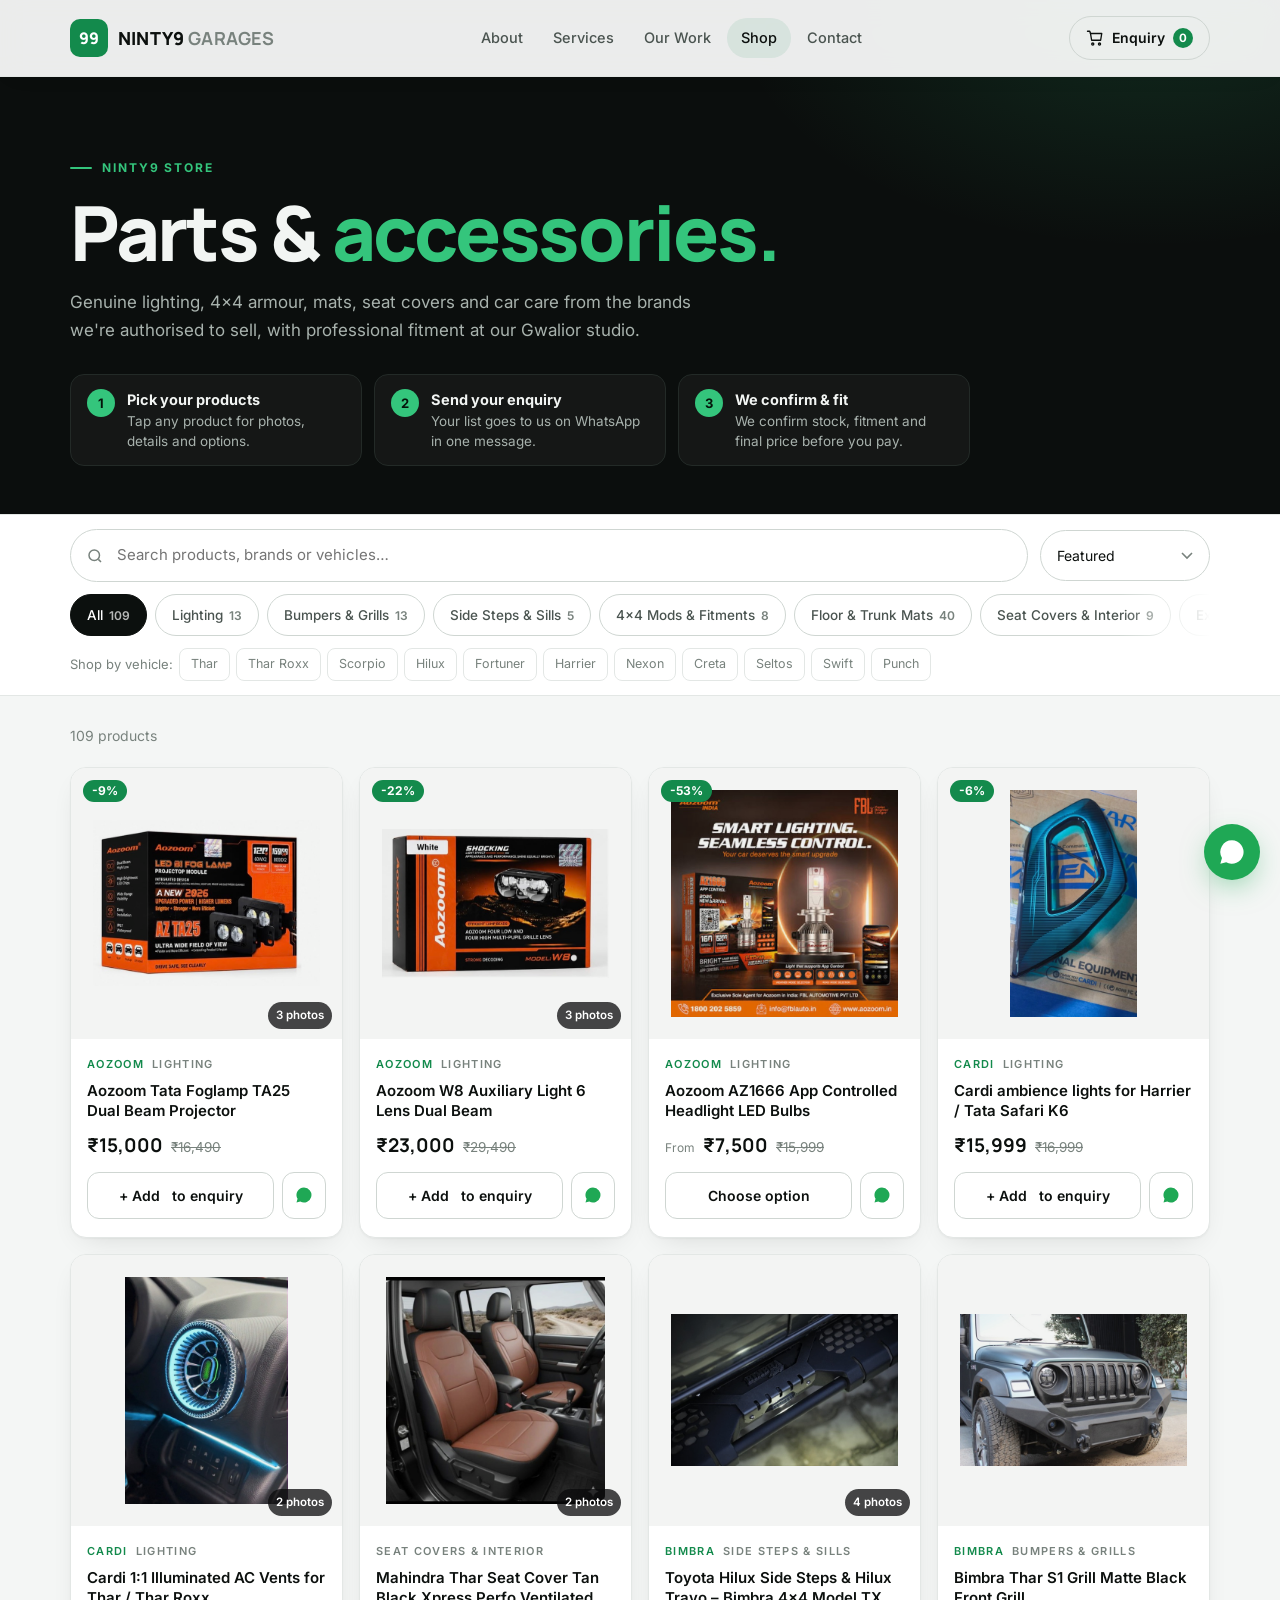
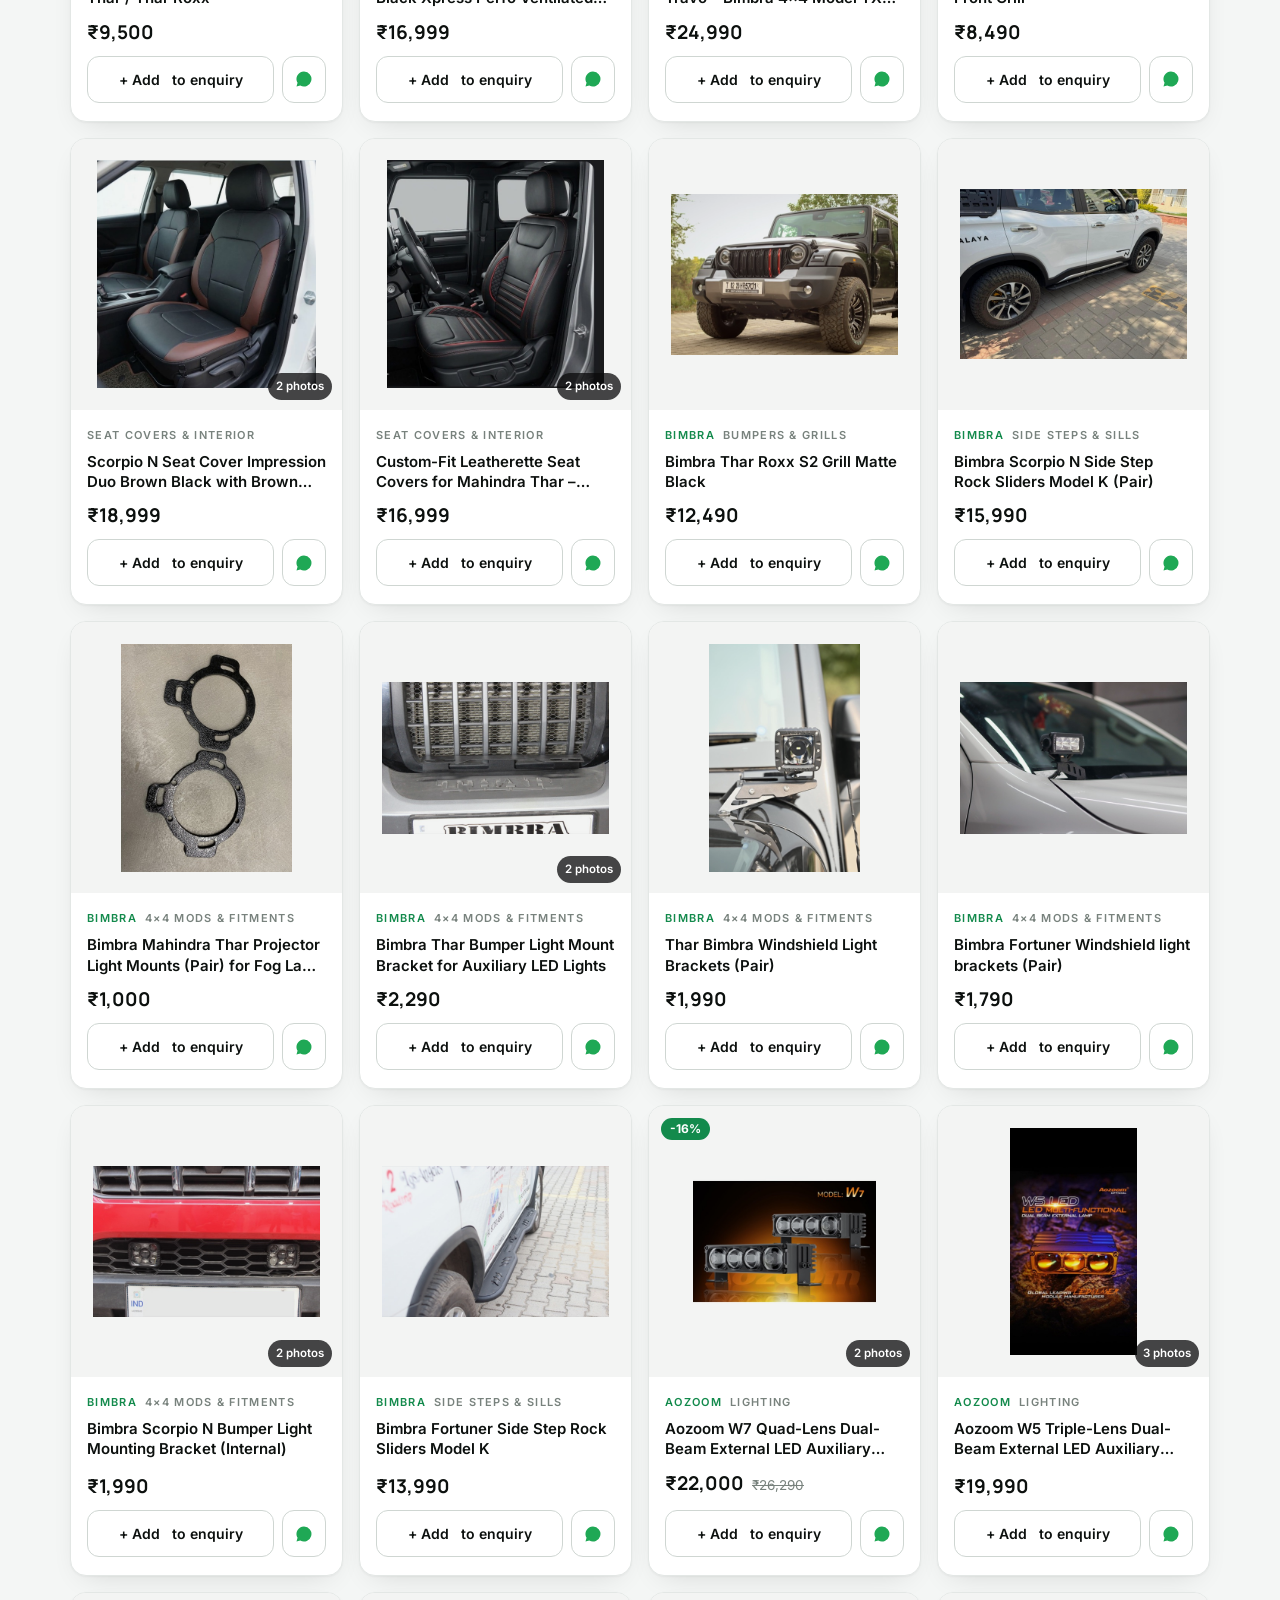
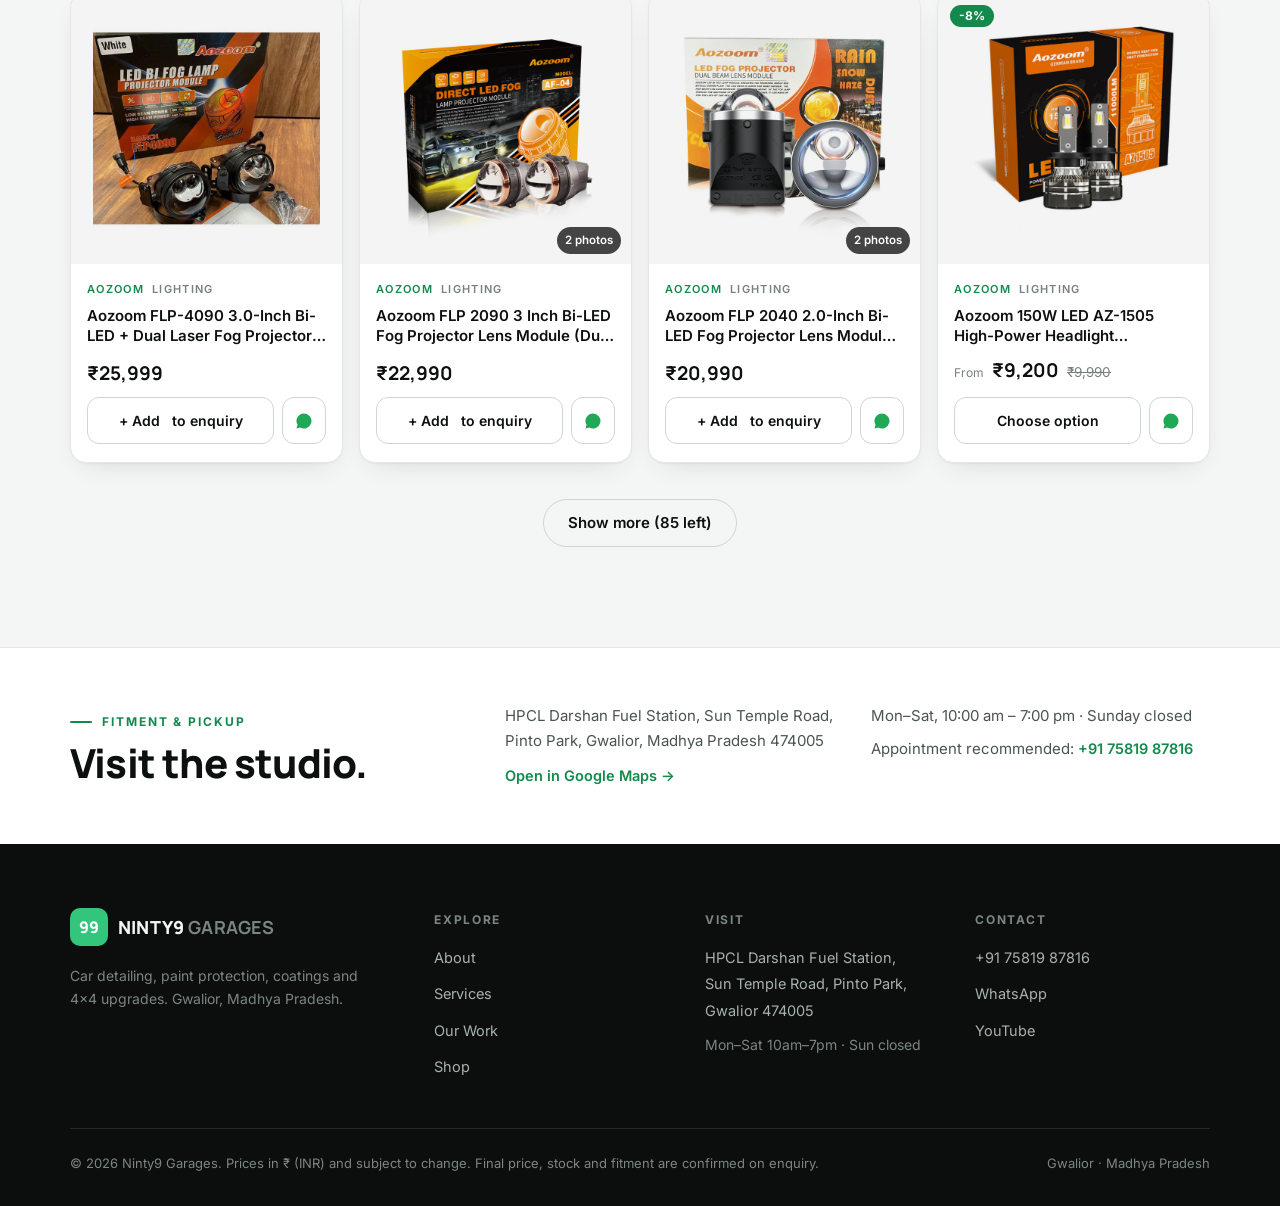
<file: shop.html>
<!doctype html>
<html lang="en">
<head>
<meta charset="utf-8">
<meta name="viewport" content="width=device-width, initial-scale=1">
<title>Shop | Ninty9 Garages Gwalior</title>
<meta name="description" content="Shop genuine Aozoom lighting, Bimbra 4×4 bumpers and grills, GFX floor and trunk mats, seat covers and Turtle Wax car care at Ninty9 Garages, Gwalior. Fitment available at our studio.">
<meta name="theme-color" content="#0b0e0d">
<meta property="og:title" content="Shop | Ninty9 Garages Gwalior">
<meta property="og:description" content="Genuine 4×4 parts, lighting, mats, seat covers and car care, with fitment at our Gwalior studio.">
<meta property="og:type" content="website">
<meta property="og:image" content="https://vihanb30.github.io/ninty9garages/assets/gallery/thar-bumper.jpg">
<link rel="icon" href="data:image/svg+xml,%3Csvg xmlns='http://www.w3.org/2000/svg' viewBox='0 0 64 64'%3E%3Crect width='64' height='64' rx='14' fill='%230a0a0b'/%3E%3Ctext x='32' y='43' font-family='Arial Black,Arial' font-weight='900' font-size='30' text-anchor='middle' fill='%23138a4c'%3E99%3C/text%3E%3C/svg%3E">
<link rel="preconnect" href="https://fonts.googleapis.com">
<link rel="preconnect" href="https://fonts.gstatic.com" crossorigin>
<link href="https://fonts.googleapis.com/css2?family=Inter:wght@400;500;600;700&family=Manrope:wght@600;700;800&display=swap" rel="stylesheet">
<link rel="stylesheet" href="assets/css/site.css">
<script>document.documentElement.classList.add("js")</script>
<style>
/* ---------- SHOP PAGE ---------- */
.shop-hero{padding:150px 0 48px;position:relative;overflow:hidden;isolation:isolate}
.shop-hero::before{content:"";position:absolute;inset:0;z-index:-1;background:radial-gradient(ellipse 55% 80% at 90% 0%,rgba(52,197,124,.16),transparent 60%)}
.shop-hero h1{font:800 clamp(34px,7vw,76px)/1.02 var(--font-d);letter-spacing:-.03em;margin:18px 0 16px}
.shop-hero h1 .accent{color:var(--accent)}
.shop-hero p{color:var(--muted);max-width:60ch;margin:0;font-size:17px}
.how{display:grid;grid-template-columns:repeat(3,1fr);gap:12px;margin-top:30px;max-width:900px}
.how div{display:flex;gap:12px;align-items:flex-start;padding:14px 16px;border-radius:14px;border:1px solid var(--line);background:rgba(255,255,255,.04)}
.how b{flex:none;width:28px;height:28px;border-radius:50%;display:grid;place-items:center;background:var(--accent);color:var(--accent-ink);font:700 13px var(--font-b)}
.how span{font-size:13.5px;color:var(--muted);line-height:1.45}
.how strong{display:block;color:var(--text);font-size:14.5px;margin-bottom:2px}

.toolbar{position:sticky;top:76px;z-index:30;background:rgba(255,255,255,.94);backdrop-filter:blur(14px);-webkit-backdrop-filter:blur(14px);border-block:1px solid var(--line);padding:14px 0}
.tb-row{display:flex;gap:12px;align-items:center}
.search{flex:1;position:relative}
.search svg{position:absolute;left:16px;top:50%;transform:translateY(-50%);width:18px;height:18px;color:var(--dim)}
.search input{width:100%;padding:13px 16px 13px 46px;border-radius:999px;border:1px solid var(--line-2);background:var(--panel);outline:none;font-size:15px;transition:border-color .2s,box-shadow .2s}
.search input:focus{border-color:var(--accent);box-shadow:0 0 0 4px var(--accent-soft)}
.sort{padding:13px 40px 13px 16px;border-radius:999px;border:1px solid var(--line-2);background:var(--panel) url("data:image/svg+xml,%3Csvg xmlns='http://www.w3.org/2000/svg' width='12' height='8' fill='none' stroke='%2378827d' stroke-width='1.6'%3E%3Cpath d='M1 1l5 5 5-5'/%3E%3C/svg%3E") no-repeat right 16px center;appearance:none;font-size:14px;cursor:pointer;outline:none}
.sort:focus{border-color:var(--accent)}
.cats{display:flex;gap:8px;overflow-x:auto;padding:12px 0 2px;scrollbar-width:none;-webkit-mask-image:linear-gradient(90deg,#000 92%,transparent);mask-image:linear-gradient(90deg,#000 92%,transparent)}
.cats::-webkit-scrollbar{display:none}
.cats button{flex:none;padding:9px 16px;border-radius:999px;border:1px solid var(--line-2);background:var(--panel);color:var(--muted);font-size:13.5px;font-weight:500;cursor:pointer;transition:all .2s;white-space:nowrap}
.cats button b{font-weight:600;color:var(--dim);margin-left:6px;font-size:12px}
.cats button:hover{color:var(--text);border-color:var(--silver)}
.cats button.on{background:var(--text);border-color:var(--text);color:#fff}
.cats button.on b{color:#fff;opacity:.7}
.vehicles{display:flex;gap:6px;align-items:center;flex-wrap:wrap;padding-top:10px;font-size:13px;color:var(--dim)}
.vehicles button{padding:5px 11px;border-radius:8px;border:1px solid var(--line);background:transparent;color:var(--silver);font-size:12.5px;cursor:pointer;transition:all .2s}
.vehicles button:hover,.vehicles button.on{border-color:var(--accent);color:var(--accent)}

.results{padding:28px 0 100px;background:var(--bg-2)}
.res-meta{display:flex;justify-content:space-between;align-items:center;gap:12px;margin-bottom:20px;color:var(--dim);font-size:14px}
.res-meta button{background:none;border:0;color:var(--accent);cursor:pointer;font-size:14px;padding:0}
.grid{display:grid;grid-template-columns:repeat(4,1fr);gap:16px}
.card{display:flex;flex-direction:column;border-radius:var(--radius);border:1px solid var(--line);background:var(--panel);overflow:hidden;box-shadow:var(--shadow);transition:border-color .3s,transform .3s,box-shadow .3s}
.card:hover{border-color:var(--accent-line);transform:translateY(-3px);box-shadow:var(--shadow-lg)}
.thumb{position:relative;aspect-ratio:1;background:var(--photo);cursor:pointer;overflow:hidden;border:0;padding:0;display:block;width:100%}
.thumb img{position:relative;z-index:1;width:100%;height:100%;object-fit:contain;padding:8%;mix-blend-mode:multiply;transition:transform .6s cubic-bezier(.2,.7,.2,1)}
.card:hover .thumb img{transform:scale(1.06)}
.ph{position:absolute;inset:0;display:grid;place-items:center;background:linear-gradient(135deg,#eef2ef,#e2e8e4);color:var(--accent);font:800 40px/1 var(--font-d);letter-spacing:-.04em;text-align:center}
.loaded > .ph{display:none}
.ph small{display:block;font:600 11px/1 var(--font-b);letter-spacing:.14em;text-transform:uppercase;color:var(--dim);margin-top:10px}
.badge-off{position:absolute;top:12px;left:12px;z-index:2;padding:5px 9px;border-radius:999px;background:var(--accent);color:#fff;font:700 12px/1 var(--font-b)}
.photos-n{position:absolute;right:10px;bottom:10px;z-index:2;padding:4px 8px;border-radius:999px;background:rgba(10,10,11,.75);color:#fff;font-size:11.5px;font-weight:600}
.card-body{padding:16px 16px 18px;display:flex;flex-direction:column;flex:1}
.card-cat{font-size:11px;letter-spacing:.12em;text-transform:uppercase;color:var(--dim);font-weight:600;display:flex;gap:8px;flex-wrap:wrap}
.card-cat em{font-style:normal;color:var(--accent)}
.card h3{font:600 15px/1.35 var(--font-b);margin:8px 0 14px}
.card h3 button{all:unset;cursor:pointer;display:-webkit-box;-webkit-line-clamp:2;-webkit-box-orient:vertical;overflow:hidden;min-height:2.7em}
.card h3 button:hover{color:var(--accent)}
.card h3 button:focus-visible{outline:2px solid var(--accent);outline-offset:2px;border-radius:4px}
.price{display:flex;align-items:baseline;gap:8px;flex-wrap:wrap;margin-top:auto}
.rating{display:flex;align-items:center;gap:6px;font-size:13px;color:var(--text);margin:-6px 0 12px}
.rating span{color:#e7a50f;letter-spacing:1px}
.rating small{color:var(--dim);font-size:12px}
.pd-info .rating{margin:-6px 0 14px}
.price strong{font:700 19px/1 var(--font-d)}
.price s{color:var(--dim);font-size:13.5px}
.card-actions{display:flex;gap:8px;margin-top:14px}
.add{flex:1;display:inline-flex;justify-content:center;align-items:center;gap:8px;padding:11px 12px;border-radius:12px;border:1px solid var(--line-2);background:transparent;font-weight:600;font-size:14px;cursor:pointer;transition:all .2s;color:var(--text)}
.add:hover{border-color:var(--accent);color:var(--accent)}
.add.added{background:var(--accent);border-color:var(--accent);color:#fff}
.ask{width:44px;flex:none;display:grid;place-items:center;border-radius:12px;border:1px solid var(--line-2);color:#1fa855;transition:all .2s}
.ask:hover{border-color:#1fa855;background:rgba(31,168,85,.08)}
.ask svg{width:18px;height:18px}
.empty{text-align:center;padding:80px 20px;color:var(--muted);border:1px dashed var(--line-2);border-radius:var(--radius)}
.empty strong{display:block;font:700 22px/1.2 var(--font-d);color:var(--text);margin-bottom:8px}
.more{display:flex;justify-content:center;margin-top:36px}

/* nav enquiry button */
.enq-btn{position:relative;display:inline-flex;align-items:center;gap:8px;padding:9px 16px;border-radius:999px;border:1px solid var(--line-2);background:transparent;cursor:pointer;font-size:14px;font-weight:600;color:var(--text);transition:border-color .2s}
.enq-btn:hover{border-color:var(--accent)}
.enq-btn svg{width:18px;height:18px}
.enq-btn b{min-width:20px;height:20px;padding:0 6px;border-radius:999px;background:var(--accent);color:#fff;font-size:11.5px;display:grid;place-items:center}
.enq-btn b.bump{animation:bump .4s}
@keyframes bump{50%{transform:scale(1.35)}}
.nav-right{display:flex;align-items:center;gap:10px}
.logo span{white-space:nowrap}

/* enquiry drawer */
.scrim{position:fixed;inset:0;z-index:90;background:rgba(0,0,0,.6);opacity:0;pointer-events:none;transition:opacity .3s}
.scrim.on{opacity:1;pointer-events:auto}
.drawer{position:fixed;top:0;right:0;bottom:0;z-index:95;width:min(440px,100%);background:var(--bg);border-left:1px solid var(--line);display:flex;flex-direction:column;transform:translateX(100%);transition:transform .35s cubic-bezier(.2,.7,.2,1);visibility:hidden}
.drawer.on{transform:none;visibility:visible}
.dr-head{display:flex;justify-content:space-between;align-items:center;padding:22px 24px;border-bottom:1px solid var(--line)}
.dr-head h2{font:700 22px/1 var(--font-d);margin:0}
.x{width:40px;height:40px;border-radius:50%;border:1px solid var(--line-2);background:transparent;cursor:pointer;font-size:16px;color:var(--text)}
.dr-list{flex:1;overflow-y:auto;padding:8px 24px}
.dr-item{display:grid;grid-template-columns:64px 1fr auto;gap:14px;align-items:center;padding:16px 0;border-bottom:1px solid var(--line)}
.dr-img{width:64px;height:64px;border-radius:10px;background:var(--photo);overflow:hidden;display:grid;place-items:center;color:var(--accent);font:800 18px var(--font-d);cursor:pointer;border:0;padding:0}
.dr-img img{width:100%;height:100%;object-fit:contain;padding:6px}
.dr-img.noimg{background:var(--accent-soft)}
.dr-name{font-size:14px;line-height:1.35;font-weight:500}
.dr-opt{font-size:12.5px;color:var(--accent);margin-top:2px}
.dr-price{font-size:13px;color:var(--muted);margin-top:4px}
.qty{display:flex;align-items:center;border:1px solid var(--line-2);border-radius:10px;overflow:hidden;flex:none}
.qty button{width:32px;height:34px;background:transparent;border:0;cursor:pointer;color:var(--text);font-size:16px}
.qty button:hover{background:var(--bg-2)}
.qty span{min-width:24px;text-align:center;font-size:14px;font-weight:600}
.dr-empty{text-align:center;color:var(--muted);padding:60px 10px}
.dr-foot{padding:20px 24px 24px;border-top:1px solid var(--line);background:var(--bg-2)}
.dr-total{display:flex;justify-content:space-between;align-items:baseline;margin-bottom:6px}
.dr-total strong{font:800 26px/1 var(--font-d)}
.dr-note{font-size:12.5px;color:var(--dim);margin:0 0 16px}
.dr-foot .btn{width:100%;justify-content:center}
.dr-clear{display:block;margin:12px auto 0;background:none;border:0;color:var(--dim);font-size:13px;cursor:pointer}
.dr-clear:hover{color:var(--text)}

/* product detail */
.pd-top{display:grid;grid-template-columns:minmax(0,1.05fr) minmax(0,1fr);gap:clamp(20px,3.5vw,44px);padding:clamp(20px,3vw,32px)}
.pd-gallery{min-width:0}
.pd-main{position:relative;aspect-ratio:1;border-radius:18px;background:var(--photo);overflow:hidden;display:grid;place-items:center}
.pd-main img{position:relative;z-index:1;width:100%;height:100%;object-fit:contain;padding:6%;mix-blend-mode:multiply;cursor:zoom-in;transition:transform .35s}
.pd-main.zoom img{transform:scale(1.8);cursor:zoom-out}
.pd-main .ph{font-size:72px}
.pd-nav{position:absolute;top:50%;z-index:2;transform:translateY(-50%);width:42px;height:42px;border-radius:50%;border:0;background:rgba(10,10,11,.7);color:#fff;font-size:18px;cursor:pointer;display:grid;place-items:center}
.pd-nav:hover{background:var(--accent);color:var(--accent-ink)}
.pd-prev{left:12px}.pd-next{right:12px}
.pd-count{position:absolute;left:12px;bottom:12px;z-index:2;padding:4px 10px;border-radius:999px;background:rgba(10,10,11,.7);color:#fff;font-size:12px;font-weight:600}
.pd-thumbs{display:flex;gap:8px;margin-top:10px;overflow-x:auto;padding-bottom:4px;scrollbar-width:thin}
.pd-thumbs button{flex:none;width:68px;height:68px;border-radius:12px;border:2px solid transparent;background:var(--photo);padding:0;overflow:hidden;cursor:pointer;opacity:.7;transition:opacity .2s,border-color .2s}
.pd-thumbs button.on,.pd-thumbs button:hover{opacity:1;border-color:var(--accent)}
.pd-thumbs img{width:100%;height:100%;object-fit:contain;padding:4px;mix-blend-mode:multiply}
.pd-info{display:flex;flex-direction:column;min-width:0;padding-top:8px}
.pd-info h2{font:700 clamp(22px,2.6vw,30px)/1.2 var(--font-d);margin:10px 0 16px;letter-spacing:-.01em;padding-right:44px}
.pd-price{display:flex;align-items:baseline;gap:10px;flex-wrap:wrap}
.pd-price strong{font:800 clamp(26px,3vw,34px)/1 var(--font-d)}
.pd-price s{color:var(--dim);font-size:16px}
.pd-price .badge-off{position:static;color:#fff}
.pd-save{color:var(--accent);font-size:13.5px;margin-top:8px}
.pd-short{margin-top:16px;font-size:14.5px}
.pd-short p:last-child{margin-bottom:0}
.pd-opt{margin-top:20px}
.pd-opt label{display:block;font-size:13px;font-weight:600;color:var(--muted);margin-bottom:8px}
.pd-opt label em{font-style:normal;color:#c62f2f;font-weight:500;margin-left:6px}
.opt-chips{display:flex;flex-wrap:wrap;gap:8px}
.opt-chips button{padding:9px 14px;border-radius:10px;border:1px solid var(--line-2);background:transparent;color:var(--text);font-size:13.5px;cursor:pointer;transition:all .2s}
.opt-chips button:hover{border-color:var(--silver)}
.opt-chips button.on{border-color:var(--accent);background:var(--accent-soft);color:var(--accent);font-weight:600}
.opt-chips.shake{animation:shake .4s}
@keyframes shake{25%{transform:translateX(-6px)}75%{transform:translateX(6px)}}
.pd-buy{display:flex;gap:10px;margin-top:22px;align-items:stretch}
.pd-buy .qty{border-radius:12px}
.pd-buy .qty button{height:48px;width:40px}
.pd-buy .btn{flex:1;justify-content:center}
.pd-buy2{display:grid;grid-template-columns:1fr auto;gap:10px;margin-top:10px}
.pd-buy2 .btn{justify-content:center}
.icon-btn{width:50px;display:grid;place-items:center;border-radius:999px;border:1px solid var(--line-2);background:transparent;color:var(--text);cursor:pointer;transition:border-color .2s}
.icon-btn:hover{border-color:var(--accent);color:var(--accent)}
.icon-btn svg{width:18px;height:18px}
.pd-section{padding:0 clamp(20px,3vw,32px) 28px}
.pd-section h3{font:700 13px/1 var(--font-b);letter-spacing:.14em;text-transform:uppercase;color:var(--accent);margin:0 0 16px;padding-top:28px;border-top:1px solid var(--line)}
.pd-desc{max-width:78ch}
.pd-desc.clamped{max-height:340px;overflow:hidden;-webkit-mask-image:linear-gradient(#000 70%,transparent);mask-image:linear-gradient(#000 70%,transparent)}
.read-more{margin-top:8px;background:none;border:0;color:var(--accent);font:600 14px var(--font-b);cursor:pointer;padding:0}
.related{display:grid;grid-template-columns:repeat(4,minmax(0,1fr));gap:12px}
.rel{display:flex;flex-direction:column;gap:8px;padding:0;border:1px solid var(--line);border-radius:14px;background:var(--panel);overflow:hidden;cursor:pointer;text-align:left;color:var(--text);transition:border-color .2s}
.rel:hover{border-color:var(--accent)}
.rel .ri{position:relative;aspect-ratio:1;background:var(--photo)}
.rel .ri img{position:relative;z-index:1;width:100%;height:100%;object-fit:contain;padding:8%;mix-blend-mode:multiply}
.rel .ph{font-size:24px}
.rel span{padding:0 12px;font-size:13px;line-height:1.35;display:-webkit-box;-webkit-line-clamp:2;-webkit-box-orient:vertical;overflow:hidden}
.rel b{padding:0 12px 12px;font:700 15px var(--font-d)}

/* visit strip */
.visit{border-top:1px solid var(--line);padding:56px 0}
.visit-grid{display:grid;grid-template-columns:1.2fr 1fr 1fr;gap:28px;align-items:start}
.visit h2{font:800 clamp(26px,3.4vw,40px)/1.05 var(--font-d);margin:12px 0 0;letter-spacing:-.02em}
.visit p{color:var(--muted);margin:0 0 8px;font-size:15px}
.visit a.lnk{color:var(--accent);font-weight:600;font-size:14.5px}

@media (max-width:1100px){.grid{grid-template-columns:repeat(3,1fr)}}
@media (max-width:860px){
  .grid{grid-template-columns:repeat(2,1fr);gap:12px}
  .pd-top{grid-template-columns:minmax(0,1fr)}
  .related{grid-template-columns:repeat(2,minmax(0,1fr))}
  .enq-btn span{display:none}
  .how{grid-template-columns:1fr}
  .visit-grid{grid-template-columns:1fr}
}
@media (max-width:600px){
  .shop-hero{padding:116px 0 32px}
  .tb-row{flex-wrap:wrap}
  .search{flex:1 1 100%}
  .sort{flex:1}
  .vehicles{display:none}
  .card-body{padding:12px 12px 14px}
  .card h3{font-size:13.5px}
  .price strong{font-size:16px}
  .add{padding:10px 8px;font-size:13px}
  .add .lbl-long{display:none}
  .ask{width:40px}
  .toolbar{position:static}
  .logo span em{display:none}
  .pd-main{border-radius:0;margin:-20px -20px 0;aspect-ratio:1}
  .pd-buy{flex-wrap:wrap}
}
</style>
</head>
<body>

<header class="nav scrolled" id="nav">
  <div class="wrap">
    <a href="index.html" class="logo" aria-label="Ninty9 Garages home"><b>99</b><span>NINTY9 <em>GARAGES</em></span></a>
    <nav class="nav-links" id="navLinks" aria-label="Primary">
      <a href="index.html#about">About</a>
      <a href="index.html#services">Services</a>
      <a href="index.html#work">Our Work</a>
      <a href="shop.html" class="active" aria-current="page">Shop</a>
      <a href="index.html#contact">Contact</a>
    </nav>
    <div class="nav-right">
      <button class="enq-btn" id="enqBtn" aria-label="Open enquiry list">
        <svg viewBox="0 0 24 24" fill="none" stroke="currentColor" stroke-width="1.8" stroke-linecap="round" stroke-linejoin="round"><path d="M6 6h15l-1.5 9h-12z"/><path d="M6 6L5 3H2"/><circle cx="9" cy="20" r="1.4"/><circle cx="18" cy="20" r="1.4"/></svg>
        <span>Enquiry</span><b id="enqCount">0</b>
      </button>
      <button class="burger" id="burger" aria-label="Open menu" aria-expanded="false" aria-controls="navLinks"><i></i><i></i><i></i></button>
    </div>
  </div>
</header>

<main>
  <section class="shop-hero dark">
    <div class="wrap">
      <span class="eyebrow">Ninty9 Store</span>
      <h1>Parts &amp; <span class="accent">accessories.</span></h1>
      <p>Genuine lighting, 4×4 armour, mats, seat covers and car care from the brands we're authorised to sell, with professional fitment at our Gwalior studio.</p>
      <div class="how">
        <div><b>1</b><span><strong>Pick your products</strong>Tap any product for photos, details and options.</span></div>
        <div><b>2</b><span><strong>Send your enquiry</strong>Your list goes to us on WhatsApp in one message.</span></div>
        <div><b>3</b><span><strong>We confirm &amp; fit</strong>We confirm stock, fitment and final price before you pay.</span></div>
      </div>
    </div>
  </section>

  <div class="toolbar">
    <div class="wrap">
      <div class="tb-row">
        <label class="search"><svg viewBox="0 0 24 24" fill="none" stroke="currentColor" stroke-width="2"><circle cx="11" cy="11" r="7"/><path d="M20 20l-3.5-3.5"/></svg>
          <input id="q" type="search" placeholder="Search products, brands or vehicles…" aria-label="Search products" autocomplete="off"></label>
        <select class="sort" id="sort" aria-label="Sort products">
          <option value="featured">Featured</option>
          <option value="low">Price: low to high</option>
          <option value="high">Price: high to low</option>
          <option value="off">Biggest discount</option>
        </select>
      </div>
      <div class="cats" id="cats" role="toolbar" aria-label="Categories"></div>
      <div class="vehicles" id="vehicles"><span>Shop by vehicle:</span></div>
    </div>
  </div>

  <section class="results">
    <div class="wrap">
      <div class="res-meta"><span id="count" aria-live="polite"></span><button id="reset" hidden>Clear filters</button></div>
      <div class="grid" id="grid"></div>
      <div class="more"><button class="btn btn-ghost" id="moreBtn" hidden>Show more</button></div>
    </div>
  </section>

  <section class="visit">
    <div class="wrap visit-grid">
      <div><span class="eyebrow">Fitment &amp; pickup</span><h2>Visit the studio.</h2></div>
      <div><p>HPCL Darshan Fuel Station, Sun Temple Road, Pinto Park, Gwalior, Madhya Pradesh 474005</p><a class="lnk" href="https://www.google.com/maps/search/?api=1&query=Ninty9+Garages+HPCL+Darshan+Fuel+Station+Sun+Temple+Road+Pinto+Park+Gwalior" target="_blank" rel="noopener">Open in Google Maps →</a></div>
      <div><p>Mon–Sat, 10:00 am – 7:00 pm · Sunday closed</p><p>Appointment recommended: <a class="lnk" href="tel:+917581987816">+91 75819 87816</a></p></div>
    </div>
  </section>
</main>

<footer class="dark">
  <div class="wrap">
    <div class="foot">
      <div>
        <a href="index.html" class="logo"><b>99</b><span>NINTY9 <em>GARAGES</em></span></a>
        <p style="margin-top:18px">Car detailing, paint protection, coatings and 4×4 upgrades. Gwalior, Madhya Pradesh.</p>
      </div>
      <div><h5>Explore</h5><ul><li><a href="index.html#about">About</a></li><li><a href="index.html#services">Services</a></li><li><a href="index.html#work">Our Work</a></li><li><a href="shop.html">Shop</a></li></ul></div>
      <div><h5>Visit</h5><ul><li><a href="https://www.google.com/maps/search/?api=1&query=Ninty9+Garages+HPCL+Darshan+Fuel+Station+Sun+Temple+Road+Pinto+Park+Gwalior" target="_blank" rel="noopener">HPCL Darshan Fuel Station,<br>Sun Temple Road, Pinto Park,<br>Gwalior 474005</a></li><li style="color:var(--dim);font-size:14px">Mon–Sat 10am–7pm · Sun closed</li></ul></div>
      <div><h5>Contact</h5><ul><li><a href="tel:+917581987816">+91 75819 87816</a></li><li><a href="https://wa.me/917581987816" target="_blank" rel="noopener">WhatsApp</a></li><li><a href="https://www.youtube.com/@Ninty9Garages" target="_blank" rel="noopener">YouTube</a></li></ul></div>
    </div>
    <div class="foot-bottom"><span>© <span id="yr"></span> Ninty9 Garages. Prices in ₹ (INR) and subject to change. Final price, stock and fitment are confirmed on enquiry.</span><span>Gwalior · Madhya Pradesh</span></div>
  </div>
</footer>

<!-- Enquiry drawer -->
<div class="scrim" id="scrim"></div>
<aside class="drawer" id="drawer" aria-label="Enquiry list" aria-hidden="true">
  <div class="dr-head"><h2>Your enquiry</h2><button class="x" id="drClose" aria-label="Close">✕</button></div>
  <div class="dr-list" id="drList"></div>
  <div class="dr-foot">
    <div class="dr-total"><span>Estimated total</span><strong id="drTotal">₹0</strong></div>
    <p class="dr-note">No payment now. We'll confirm availability, fitment charges (if any) and the final price on WhatsApp.</p>
    <button class="btn btn-wa" id="drSend"></button>
    <button class="dr-clear" id="drClear">Clear list</button>
  </div>
</aside>

<!-- Product detail -->
<div class="sheet" id="pd" role="dialog" aria-modal="true" aria-label="Product details">
  <div class="sheet-box" id="pdBox"></div>
</div>
<div class="toast" id="toast" role="status" aria-live="polite"></div>

<a class="fab" href="https://wa.me/917581987816" target="_blank" rel="noopener" aria-label="Chat on WhatsApp"><svg viewBox="0 0 24 24" fill="currentColor"><path d="M12 2a10 10 0 00-8.6 15.1L2 22l5-1.3A10 10 0 1012 2zm4.5 12.1c-.2-.1-1.5-.7-1.7-.8s-.4-.1-.6.1-.7.8-.8 1-.3.2-.5.1a6.7 6.7 0 01-3.3-2.9c-.3-.4.3-.4.7-1.4.1-.2 0-.3 0-.4l-.8-1.8c-.2-.5-.4-.4-.6-.4h-.5a1 1 0 00-.7.3 3 3 0 00-.9 2.2 5.2 5.2 0 001.1 2.7 11.8 11.8 0 004.5 4c1.7.7 2.4.8 3.2.7.5-.1 1.5-.6 1.7-1.2s.2-1.1.2-1.2-.2-.2-.5-.3z"/></svg></a>

<script src="assets/js/products.js"></script>
<script>
const WHATSAPP = "917581987816";
const IMG_DIR = "assets/products/";
const PAGE = 24;
const CAT_ORDER = ["Lighting","Bumpers & Grills","Side Steps & Sills","4×4 Mods & Fitments","Floor & Trunk Mats","Seat Covers & Interior","Exterior Accessories","Car Care & Essentials"];
const VEHICLES = ["Thar","Thar Roxx","Scorpio","Hilux","Fortuner","Harrier","Nexon","Creta","Seltos","Swift","Punch"];
const WA_SVG = '<svg viewBox="0 0 24 24" fill="currentColor"><path d="M12 2a10 10 0 00-8.6 15.1L2 22l5-1.3A10 10 0 1012 2zm4.5 12.1c-.2-.1-1.5-.7-1.7-.8s-.4-.1-.6.1-.7.8-.8 1-.3.2-.5.1a6.7 6.7 0 01-3.3-2.9c-.3-.4.3-.4.7-1.4.1-.2 0-.3 0-.4l-.8-1.8c-.2-.5-.4-.4-.6-.4h-.5a1 1 0 00-.7.3 3 3 0 00-.9 2.2 5.2 5.2 0 001.1 2.7 11.8 11.8 0 004.5 4c1.7.7 2.4.8 3.2.7.5-.1 1.5-.6 1.7-1.2s.2-1.1.2-1.2-.2-.2-.5-.3z"/></svg>';

document.getElementById("yr").textContent = new Date().getFullYear();
const $ = id => document.getElementById(id);
const inr = n => "₹" + n.toLocaleString("en-IN");
const esc = s => String(s).replace(/[&<>"']/g, c => ({"&":"&amp;","<":"&lt;",">":"&gt;",'"':"&quot;","'":"&#39;"}[c]));
const off = p => p.was ? Math.round((1 - p.price / p.was) * 100) : 0;
const priceText = p => inr(p.price) + (p.max ? " – " + inr(p.max) : "");
const priceHTML = p => `<strong>${priceText(p)}</strong>${p.was ? `<s>${inr(p.was)}</s>` : ""}`;
const byId = Object.fromEntries(PRODUCTS.map(p => [p.id, p]));
const imgsOf = p => p.imgs || (p.img ? [p.img] : []);
const initials = p => (p.brand || p.cat).replace(/[^A-Za-z0-9 ]/g,"").split(" ").filter(Boolean).map(w => w[0]).join("").slice(0,3).toUpperCase();
const stars = p => p.rating ? `<div class="rating" aria-label="Rated ${p.rating} out of 5"><span>${"★".repeat(Math.round(p.rating))}${"☆".repeat(5 - Math.round(p.rating))}</span> ${p.rating.toFixed(1)} <small>(${p.reviews} review${p.reviews > 1 ? "s" : ""})</small></div>` : "";
const phHTML = p => `<div class="ph"><div>${esc(initials(p))}<small>${esc(p.brand || p.cat)}</small></div></div>`;
const imgTag = (src, alt, extra = "") => `<img src="${IMG_DIR}${esc(src)}" alt="${esc(alt)}" ${extra} onload="this.parentNode.classList.add('loaded')" onerror="this.remove()">`;
const productURL = id => location.href.split("#")[0].split("?")[0] + "#product-" + id;
const isWeb = /^https?:/.test(location.protocol);
function toast(msg){ const t = $("toast"); t.textContent = msg; t.classList.add("on"); clearTimeout(toast.t); toast.t = setTimeout(() => t.classList.remove("on"), 2200); }
const lockScroll = () => document.body.style.overflow = "hidden";
const unlockScroll = () => { if (!$("pd").classList.contains("on") && !$("drawer").classList.contains("on")) document.body.style.overflow = ""; };

/* ---------- NAV (mobile menu) ---------- */
const nav = $("nav"), burger = $("burger");
burger.addEventListener("click", () => burger.setAttribute("aria-expanded", nav.classList.toggle("open")));

/* ---------- STATE ---------- */
const params = new URLSearchParams(location.search);
const state = { q: params.get("q") || "", cat: CAT_ORDER.includes(params.get("cat")) ? params.get("cat") : "All", sort: "featured", shown: PAGE };
$("q").value = state.q;
let enquiry = {};
try { enquiry = JSON.parse(localStorage.getItem("n9-enquiry-v2") || "{}") || {}; } catch {}
const saveEnquiry = () => { try { localStorage.setItem("n9-enquiry-v2", JSON.stringify(enquiry)); } catch {} };
// enquiry keys: "<id>" or "<id>|<option label>"
const keyOf = (id, opt) => opt ? `${id}|${opt}` : String(id);
const parseKey = k => { const [id, ...rest] = k.split("|"); return { p: byId[id], opt: rest.join("|") }; };
const inEnquiry = id => Object.keys(enquiry).some(k => k.split("|")[0] === String(id));

/* ---------- FILTER CHIPS ---------- */
const counts = PRODUCTS.reduce((m,p) => (m[p.cat] = (m[p.cat]||0) + 1, m), {});
$("cats").innerHTML = ["All", ...CAT_ORDER.filter(c => counts[c])].map(c =>
  `<button data-cat="${esc(c)}">${esc(c)}<b>${c==="All"?PRODUCTS.length:counts[c]}</b></button>`).join("");
$("cats").addEventListener("click", e => {
  const b = e.target.closest("button"); if (!b) return;
  state.cat = b.dataset.cat; state.shown = PAGE; syncURL(); render();
});
$("vehicles").insertAdjacentHTML("beforeend", VEHICLES.map(v => `<button data-v="${v}">${v}</button>`).join(""));
$("vehicles").addEventListener("click", e => {
  const b = e.target.closest("button"); if (!b) return;
  const v = b.dataset.v; state.q = state.q.toLowerCase() === v.toLowerCase() ? "" : v;
  $("q").value = state.q; state.shown = PAGE; syncURL(); render();
});
let qt; $("q").addEventListener("input", e => { clearTimeout(qt); qt = setTimeout(() => { state.q = e.target.value.trim(); state.shown = PAGE; syncURL(); render(); }, 150); });
$("sort").addEventListener("change", e => { state.sort = e.target.value; render(); });
$("reset").addEventListener("click", () => { Object.assign(state, {q:"", cat:"All", sort:"featured", shown:PAGE}); $("q").value=""; $("sort").value="featured"; syncURL(); render(); });
$("moreBtn").addEventListener("click", () => { state.shown += PAGE; render(); });
function syncURL(){
  const u = new URLSearchParams();
  if (state.cat !== "All") u.set("cat", state.cat);
  if (state.q) u.set("q", state.q);
  history.replaceState(history.state, "", location.pathname + (u.toString() ? "?" + u : "") + location.hash);
}

/* ---------- GRID ---------- */
function filtered(){
  const terms = state.q.toLowerCase().split(/\s+/).filter(Boolean);
  let list = PRODUCTS.filter(p => (state.cat === "All" || p.cat === state.cat) &&
    terms.every(t => (p.full + " " + p.brand).toLowerCase().includes(t)));  // name + brand only: category names would match everything in a category
  const s = state.sort;
  if (s === "low") list = [...list].sort((a,b) => a.price - b.price);
  if (s === "high") list = [...list].sort((a,b) => b.price - a.price);
  if (s === "off") list = [...list].sort((a,b) => off(b) - off(a));
  return list;
}
function card(p){
  const d = off(p), n = imgsOf(p).length, added = inEnquiry(p.id);
  const addBtn = p.opts
    ? `<button class="add" data-open="${p.id}">Choose option</button>`
    : `<button class="add${added ? " added" : ""}" data-add="${p.id}">${added ? "✓ Added" : `+ Add<span class="lbl-long">&nbsp;to enquiry</span>`}</button>`;
  return `<article class="card">
    <button class="thumb" data-open="${p.id}" aria-label="View ${esc(p.name)}">
      ${phHTML(p)}${p.img ? imgTag(p.img, p.name, 'loading="lazy"') : ""}
      ${d >= 3 ? `<span class="badge-off">-${d}%</span>` : ""}
      ${n > 1 ? `<span class="photos-n">${n} photos</span>` : ""}
    </button>
    <div class="card-body">
      <div class="card-cat">${p.brand ? `<em>${esc(p.brand)}</em>` : ""}<span>${esc(p.cat)}</span></div>
      <h3><button data-open="${p.id}" title="${esc(p.full)}">${esc(p.name)}</button></h3>
      ${stars(p)}
      <div class="price">${p.max ? "<span style='font-size:12px;color:var(--dim)'>From</span>" : ""}<strong>${inr(p.price)}</strong>${p.was ? `<s>${inr(p.was)}</s>` : ""}</div>
      <div class="card-actions">
        ${addBtn}
        <a class="ask" href="${waLink(askText(p))}" target="_blank" rel="noopener" aria-label="Ask about ${esc(p.name)} on WhatsApp">${WA_SVG}</a>
      </div>
    </div>
  </article>`;
}
function render(){
  const list = filtered();
  document.querySelectorAll("#cats button").forEach(b => b.classList.toggle("on", b.dataset.cat === state.cat));
  document.querySelectorAll("#vehicles button").forEach(b => b.classList.toggle("on", b.dataset.v.toLowerCase() === state.q.toLowerCase()));
  $("count").textContent = `${list.length} product${list.length === 1 ? "" : "s"}${state.cat !== "All" ? " in " + state.cat : ""}${state.q ? ` matching “${state.q}”` : ""}`;
  $("reset").hidden = !(state.q || state.cat !== "All" || state.sort !== "featured");
  $("grid").innerHTML = list.length ? list.slice(0, state.shown).map(card).join("") :
    `<div class="empty" style="grid-column:1/-1"><strong>Nothing found</strong>Try another search, or <a href="https://wa.me/${WHATSAPP}" target="_blank" rel="noopener" style="color:var(--accent)">ask us on WhatsApp</a>. We can usually source it.</div>`;
  $("moreBtn").hidden = list.length <= state.shown;
  $("moreBtn").textContent = `Show more (${list.length - state.shown} left)`;
}

/* ---------- WHATSAPP ---------- */
const waLink = text => `https://wa.me/${WHATSAPP}?text=${encodeURIComponent(text)}`;
const askText = p => `Hi Ninty9 Garages! Is this available?\n\n${p.full}\nListed at ${priceText(p)}${isWeb ? "\n" + productURL(p.id) : ""}`;
const orderText = (p, opt, qty) => `Hi Ninty9 Garages! I'd like to order:\n\n${p.full}${opt ? `\n${opt}` : ""}\nQuantity: ${qty}\nListed at ${priceText(p)} each${isWeb ? "\n" + productURL(p.id) : ""}\n\nPlease confirm availability and fitment.`;

/* ---------- ENQUIRY ---------- */
function addToEnquiry(id, opt = "", qty = 1){
  const k = keyOf(id, opt);
  enquiry[k] = (enquiry[k] || 0) + qty; saveEnquiry(); updateEnquiry(true);
  document.querySelectorAll(`.card [data-add="${id}"]`).forEach(b => { b.classList.add("added"); b.textContent = "✓ Added"; });
  toast("Added to your enquiry");
}
function updateEnquiry(bump){
  const keys = Object.keys(enquiry).filter(k => parseKey(k).p);
  const n = keys.reduce((s,k) => s + enquiry[k], 0);
  const c = $("enqCount"); c.textContent = n;
  if (bump) { c.classList.remove("bump"); void c.offsetWidth; c.classList.add("bump"); }
  const total = keys.reduce((s,k) => s + parseKey(k).p.price * enquiry[k], 0);
  const approx = keys.some(k => parseKey(k).p.max);
  $("drTotal").textContent = (approx ? "from " : "") + inr(total);
  $("drSend").innerHTML = WA_SVG + "Send enquiry on WhatsApp";
  $("drSend").disabled = !n; $("drSend").style.opacity = n ? 1 : .5;
  $("drList").innerHTML = n ? keys.map(k => { const {p, opt} = parseKey(k); return `
    <div class="dr-item">
      <button class="dr-img${p.img ? "" : " noimg"}" data-open="${p.id}" aria-label="View ${esc(p.name)}">${p.img ? imgTag(p.img, "") : esc(initials(p))}</button>
      <div><div class="dr-name">${esc(p.name)}</div>${opt ? `<div class="dr-opt">${esc(opt)}</div>` : ""}<div class="dr-price">${inr(p.price)}${p.max ? "+" : ""} each</div></div>
      <div class="qty"><button data-dec="${esc(k)}" aria-label="Decrease">−</button><span>${enquiry[k]}</span><button data-inc="${esc(k)}" aria-label="Increase">+</button></div>
    </div>`; }).join("") : `<div class="dr-empty">Your enquiry list is empty.<br>Add products and send them to us in one message.</div>`;
}
function openDrawer(){ $("drawer").classList.add("on"); $("scrim").classList.add("on"); $("drawer").setAttribute("aria-hidden","false"); lockScroll(); $("drClose").focus(); }
function closeDrawer(){ $("drawer").classList.remove("on"); $("scrim").classList.remove("on"); $("drawer").setAttribute("aria-hidden","true"); unlockScroll(); }
$("enqBtn").onclick = openDrawer; $("drClose").onclick = closeDrawer; $("scrim").onclick = closeDrawer;
$("drList").addEventListener("click", e => {
  const inc = e.target.closest("[data-inc]"), dec = e.target.closest("[data-dec]");
  if (inc) enquiry[inc.dataset.inc]++;
  if (dec) { const k = dec.dataset.dec; if (--enquiry[k] <= 0) { delete enquiry[k]; render(); } }
  if (inc || dec) { saveEnquiry(); updateEnquiry(); }
});
$("drClear").onclick = () => { enquiry = {}; saveEnquiry(); updateEnquiry(); render(); };
$("drSend").onclick = () => {
  const keys = Object.keys(enquiry).filter(k => parseKey(k).p); if (!keys.length) return;
  const lines = keys.map((k,i) => { const {p,opt} = parseKey(k); return `${i+1}. ${p.name}${opt ? ` (${opt})` : ""} × ${enquiry[k]}: ${inr(p.price * enquiry[k])}${p.max ? "+" : ""}`; });
  const total = keys.reduce((s,k) => s + parseKey(k).p.price * enquiry[k], 0);
  const msg = `Hi Ninty9 Garages! I'd like to enquire about:\n\n${lines.join("\n")}\n\nEstimated total: ${inr(total)}\n\nPlease confirm availability, fitment and final price.`;
  window.open(waLink(msg), "_blank", "noopener");
};

/* ---------- PRODUCT DETAIL ---------- */
const pd = $("pd"), pdBox = $("pdBox");
let cur = null, curImg = 0, curOpt = "", curQty = 1, pdReturnFocus = null;

function related(p){
  const same = PRODUCTS.filter(x => x.id !== p.id && x.cat === p.cat);
  const sameBrand = same.filter(x => x.brand && x.brand === p.brand);
  return [...new Set([...sameBrand, ...same])].slice(0, 4);
}
function renderPD(p){
  const imgs = imgsOf(p), d = off(p);
  const optName = p.opts ? Object.keys(p.opts)[0] : "";
  pdBox.innerHTML = `
    <button class="sheet-x" id="pdClose" aria-label="Close">✕</button>
    <div class="pd-top">
      <div class="pd-gallery">
        <div class="pd-main" id="pdMain">
          ${phHTML(p)}${imgs.length ? `<img id="pdImg" src="${IMG_DIR}${esc(imgs[0])}" alt="${esc(p.name)}" onload="this.parentNode.classList.add('loaded')" onerror="this.style.visibility='hidden';this.parentNode.classList.remove('loaded')">` : ""}
          ${imgs.length > 1 ? `<button class="pd-nav pd-prev" data-step="-1" aria-label="Previous photo">‹</button><button class="pd-nav pd-next" data-step="1" aria-label="Next photo">›</button><span class="pd-count" id="pdCount">1 / ${imgs.length}</span>` : ""}
        </div>
        ${imgs.length > 1 ? `<div class="pd-thumbs" id="pdThumbs">${imgs.map((src,i) => `<button data-i="${i}" class="${i ? "" : "on"}" aria-label="Photo ${i+1}"><img src="${IMG_DIR}${esc(src)}" alt="" loading="lazy" onerror="this.parentNode.remove()"></button>`).join("")}</div>` : ""}
      </div>
      <div class="pd-info">
        <div class="card-cat">${p.brand ? `<em>${esc(p.brand)}</em>` : ""}<span>${esc(p.cat)}</span></div>
        <h2>${esc(p.full)}</h2>
        ${stars(p)}
        <div class="pd-price">${priceHTML(p)}${d >= 3 ? `<span class="badge-off">-${d}%</span>` : ""}</div>
        ${p.was ? `<div class="pd-save">You save ${p.max ? "up to " : ""}${inr(p.was - p.price)}</div>` : ""}
        ${p.short ? `<div class="rich pd-short">${p.short}</div>` : ""}
        ${optName ? `<div class="pd-opt"><label id="optLbl">${esc(optName)}<em id="optErr" hidden>Please choose one</em></label>
          <div class="opt-chips" id="optChips" role="radiogroup" aria-labelledby="optLbl">${p.opts[optName].map(o => `<button role="radio" aria-checked="false" data-opt="${esc(o)}">${esc(o)}</button>`).join("")}</div></div>` : ""}
        <div class="pd-buy">
          <div class="qty" aria-label="Quantity"><button data-q="-1" aria-label="Decrease quantity">−</button><span id="pdQty">1</span><button data-q="1" aria-label="Increase quantity">+</button></div>
          <button class="btn btn-primary" id="pdAdd">+ Add to enquiry</button>
        </div>
        <div class="pd-buy2">
          <button class="btn btn-wa" id="pdOrder">${WA_SVG}Order on WhatsApp</button>
          <button class="icon-btn" id="pdShare" aria-label="Share this product"><svg viewBox="0 0 24 24" fill="none" stroke="currentColor" stroke-width="2" stroke-linecap="round" stroke-linejoin="round"><circle cx="18" cy="5" r="3"/><circle cx="6" cy="12" r="3"/><circle cx="18" cy="19" r="3"/><path d="M8.6 13.5l6.8 4M15.4 6.5l-6.8 4"/></svg></button>
        </div>
        <ul class="facts">
          <li><svg viewBox="0 0 24 24" fill="none" stroke="currentColor" stroke-width="2"><path d="M12 3l8 3v6c0 5-3.5 8-8 9-4.5-1-8-4-8-9V6z"/><path d="M9 12l2 2 4-4"/></svg><span>Genuine product${p.brand ? ` from ${esc(p.brand)}` : ""}</span></li>
          <li><svg viewBox="0 0 24 24" fill="none" stroke="currentColor" stroke-width="2"><path d="M14.7 6.3a4 4 0 00-5.4 5.4L3 18l3 3 6.3-6.3a4 4 0 005.4-5.4l-2.5 2.5-2.5-.5-.5-2.5z"/></svg><span>Professional fitment available at our Gwalior studio</span></li>
          <li><svg viewBox="0 0 24 24" fill="none" stroke="currentColor" stroke-width="2"><circle cx="12" cy="12" r="9"/><path d="M12 7v5l3 2"/></svg><span>No payment now. We confirm stock and final price on WhatsApp</span></li>
        </ul>
      </div>
    </div>
    ${p.desc ? `<div class="pd-section"><h3>Product details</h3><div class="rich pd-desc" id="pdDesc">${p.desc}</div><button class="read-more" id="pdMore" hidden>Read more ↓</button></div>` : ""}
    ${related(p).length ? `<div class="pd-section"><h3>You may also like</h3><div class="related">${related(p).map(r => `
      <button class="rel" data-open="${r.id}"><div class="ri">${phHTML(r)}${r.img ? imgTag(r.img, "", 'loading="lazy"') : ""}</div><span>${esc(r.name)}</span><b>${r.max ? "From " : ""}${inr(r.price)}</b></button>`).join("")}</div></div>` : ""}`;
  pdBox.scrollTop = 0;
  const desc = $("pdDesc");
  if (desc && desc.scrollHeight > 420) { desc.classList.add("clamped"); $("pdMore").hidden = false; }
}
function setImg(i){
  const imgs = imgsOf(cur); if (!imgs.length) return;
  curImg = (i + imgs.length) % imgs.length;
  const el = $("pdImg"); if (el) { el.style.visibility = ""; el.src = IMG_DIR + imgs[curImg]; }
  $("pdMain").classList.remove("zoom");
  if ($("pdCount")) $("pdCount").textContent = `${curImg + 1} / ${imgs.length}`;
  document.querySelectorAll("#pdThumbs button").forEach(b => b.classList.toggle("on", +b.dataset.i === curImg));
}
function needOption(){
  if (!cur.opts || curOpt) return false;
  $("optErr").hidden = false; const c = $("optChips"); c.classList.remove("shake"); void c.offsetWidth; c.classList.add("shake");
  return true;
}
function openPD(id, push = true){
  const p = byId[id]; if (!p) return;
  if (!pd.classList.contains("on")) pdReturnFocus = document.activeElement;
  cur = p; curImg = 0; curOpt = ""; curQty = 1;
  renderPD(p);
  pd.classList.add("on"); lockScroll();
  $("pdClose").focus({preventScroll:true});
  document.title = `${p.name} | Ninty9 Garages Shop`;
  if (push && location.hash !== "#product-" + id) history.pushState({pd:id}, "", "#product-" + id);
}
function hidePD(){
  if (!pd.classList.contains("on")) return;
  pd.classList.remove("on"); unlockScroll(); cur = null;
  document.title = "Shop | Ninty9 Garages Gwalior";
  if (pdReturnFocus && document.contains(pdReturnFocus)) pdReturnFocus.focus({preventScroll:true});
}
function closePD(){
  if (history.state && history.state.pd) history.back();
  else { hidePD(); history.replaceState(null, "", location.pathname + location.search); }
}
addEventListener("popstate", () => {
  const m = location.hash.match(/^#product-(\d+)/);
  if (m && byId[m[1]]) openPD(+m[1], false); else hidePD();
});
pd.addEventListener("click", async e => {
  if (e.target === pd || e.target.closest("#pdClose")) return closePD();
  const t = e.target;
  const step = t.closest("[data-step]"); if (step) return setImg(curImg + +step.dataset.step);
  const th = t.closest("[data-i]"); if (th) return setImg(+th.dataset.i);
  if (t.id === "pdImg") return $("pdMain").classList.toggle("zoom");
  const o = t.closest("[data-opt]");
  if (o) { curOpt = o.dataset.opt; $("optErr").hidden = true;
    document.querySelectorAll("#optChips button").forEach(b => { b.classList.toggle("on", b === o); b.setAttribute("aria-checked", b === o); }); return; }
  const q = t.closest("[data-q]"); if (q) { curQty = Math.max(1, Math.min(20, curQty + +q.dataset.q)); $("pdQty").textContent = curQty; return; }
  if (t.closest("#pdAdd")) { if (needOption()) return; addToEnquiry(cur.id, cur.opts ? `${Object.keys(cur.opts)[0]}: ${curOpt}` : "", curQty); $("pdAdd").textContent = "✓ Added. Add more?"; return; }
  if (t.closest("#pdOrder")) { if (needOption()) return; window.open(waLink(orderText(cur, curOpt ? `${Object.keys(cur.opts)[0]}: ${curOpt}` : "", curQty)), "_blank", "noopener"); return; }
  if (t.closest("#pdShare")) {
    const url = productURL(cur.id);
    try { if (navigator.share) await navigator.share({ title: cur.name, text: `${cur.name}: ${priceText(cur)} at Ninty9 Garages`, url });
          else { await navigator.clipboard.writeText(url); toast("Link copied"); } } catch {}
    return;
  }
  if (t.closest("#pdMore")) { $("pdDesc").classList.remove("clamped"); $("pdMore").hidden = true; return; }
  const rel = t.closest("[data-open]"); if (rel) openPD(+rel.dataset.open);
});
// swipe between photos on touch screens
let sx = null;
pd.addEventListener("touchstart", e => { if (e.target.closest("#pdMain")) sx = e.touches[0].clientX; }, {passive:true});
pd.addEventListener("touchend", e => { if (sx === null) return; const dx = e.changedTouches[0].clientX - sx; sx = null; if (Math.abs(dx) > 40) setImg(curImg + (dx < 0 ? 1 : -1)); });
addEventListener("keydown", e => {
  if (pd.classList.contains("on")) {
    if (e.key === "Escape") closePD();
    if (e.key === "ArrowLeft") setImg(curImg - 1);
    if (e.key === "ArrowRight") setImg(curImg + 1);
  } else if (e.key === "Escape") closeDrawer();
});

/* ---------- GLOBAL CLICKS ---------- */
document.addEventListener("click", e => {
  if (e.target.closest("#pd")) return;
  const add = e.target.closest("[data-add]"); if (add) { addToEnquiry(+add.dataset.add); return; }
  const op = e.target.closest("[data-open]");
  if (op) { if ($("drawer").classList.contains("on")) closeDrawer(); openPD(+op.dataset.open); }
});

render(); updateEnquiry();
{ const m = location.hash.match(/^#product-(\d+)/); if (m && byId[m[1]]) openPD(+m[1], false); }
</script>
</body>
</html>
</file>
<file: assets/css/site.css>
/* =========================================================
   Ninty9 Garages · showroom theme (green · black · white)
   Light sections by default; add .dark for black bands.
   ========================================================= */
:root{
  --bg:#ffffff; --bg-2:#f4f6f5; --panel:#ffffff; --panel-2:#f7f8f7;
  --line:#e3e7e5; --line-2:#cfd6d2;
  --text:#0c100e; --muted:#4a5450; --dim:#78827d;
  --accent:#138a4c; --accent-2:#0e7340; --accent-ink:#ffffff; --accent-soft:rgba(19,138,76,.09); --accent-line:rgba(19,138,76,.28);
  --photo:#f3f4f3;
  --shadow:0 1px 2px rgba(12,16,14,.04),0 10px 30px -14px rgba(12,16,14,.16);
  --shadow-lg:0 2px 6px rgba(12,16,14,.05),0 24px 60px -24px rgba(12,16,14,.28);
  --radius:16px; --max:1220px; --gutter:clamp(16px,4vw,40px);
  --font-d:"Manrope",system-ui,sans-serif; --font-b:"Inter",system-ui,sans-serif;
  color-scheme:light;
}
.dark{
  --bg:#0b0e0d; --bg-2:#101413; --panel:#141917; --panel-2:#181e1b;
  --line:#232a27; --line-2:#323b37;
  --text:#f2f5f3; --muted:#a8b2ad; --dim:#7c8681;
  --accent:#34c57c; --accent-2:#4fd690; --accent-ink:#04140a; --accent-soft:rgba(52,197,124,.12); --accent-line:rgba(52,197,124,.32);
  --shadow:0 1px 2px rgba(0,0,0,.3),0 12px 30px -14px rgba(0,0,0,.6);
  color:var(--text); background:var(--bg);
}
*,*::before,*::after{box-sizing:border-box}
html{scroll-behavior:smooth;scroll-padding-top:84px;-webkit-text-size-adjust:100%}
body{margin:0;background:var(--bg);color:var(--text);font:400 16px/1.65 var(--font-b);overflow-x:hidden;-webkit-font-smoothing:antialiased}
img{display:block;max-width:100%}
a{color:inherit;text-decoration:none}
button,input,select,textarea{font:inherit;color:inherit}
::selection{background:var(--accent);color:#fff}
:focus-visible{outline:2px solid var(--accent);outline-offset:2px}
.wrap{max-width:var(--max);margin:0 auto;padding:0 var(--gutter)}
.accent{color:var(--accent)}

/* ---------- NAV ---------- */
.nav{position:fixed;inset:0 0 auto;z-index:50;transition:background .3s,border-color .3s,box-shadow .3s;border-bottom:1px solid transparent}
.nav .wrap{display:flex;align-items:center;justify-content:space-between;height:76px;gap:16px}
.nav.scrolled{background:rgba(255,255,255,.92);backdrop-filter:blur(14px) saturate(160%);-webkit-backdrop-filter:blur(14px) saturate(160%);border-color:var(--line);box-shadow:0 6px 24px -18px rgba(12,16,14,.35)}
.nav.dark{background:transparent}
.nav.dark.scrolled{--bg:#ffffff;--text:#0c100e;--muted:#4a5450;--line:#e3e7e5;--line-2:#cfd6d2;--accent:#138a4c;--accent-2:#0e7340;--accent-ink:#fff;--accent-soft:rgba(19,138,76,.09);color:var(--text);background:rgba(255,255,255,.92)}
.logo{display:flex;align-items:center;gap:10px;font:800 18px/1 var(--font-d);letter-spacing:.01em;color:var(--text);white-space:nowrap}
.logo b{display:grid;place-items:center;width:38px;height:38px;border-radius:10px;background:var(--accent);color:#fff;font-size:16px;font-weight:800}
.logo span em{font-style:normal;color:var(--dim);font-weight:700}
.nav-links{display:flex;gap:2px;align-items:center}
.nav-links a{padding:8px 14px;border-radius:999px;font-size:14.5px;font-weight:500;color:var(--muted);transition:color .2s,background .2s}
.nav-links a:hover,.nav-links a.active{color:var(--text);background:var(--accent-soft)}
.nav-links .btn{margin-left:10px}
.nav-links a.btn-primary,.nav-links a.btn-primary:hover{color:var(--accent-ink);background:var(--accent)}
.nav-links a.btn-primary:hover{background:var(--accent-2)}
.burger{display:none;width:44px;height:44px;border:1px solid var(--line-2);border-radius:12px;background:transparent;cursor:pointer;position:relative;flex:none}
.burger i{position:absolute;left:12px;right:12px;height:2px;border-radius:2px;background:var(--text);transition:transform .3s,opacity .3s}
.burger i:nth-child(1){top:15px}.burger i:nth-child(2){top:21px}.burger i:nth-child(3){top:27px}
.nav.open .burger i:nth-child(1){transform:translateY(6px) rotate(45deg)}
.nav.open .burger i:nth-child(2){opacity:0}
.nav.open .burger i:nth-child(3){transform:translateY(-6px) rotate(-45deg)}

/* ---------- BUTTONS ---------- */
.btn{display:inline-flex;align-items:center;justify-content:center;gap:10px;padding:14px 24px;border-radius:999px;font-weight:600;font-size:15px;border:1px solid transparent;cursor:pointer;transition:transform .2s,background .2s,border-color .2s,box-shadow .2s,color .2s;white-space:nowrap;line-height:1.2}
.btn svg{width:18px;height:18px;flex:none;transition:transform .2s}
.btn:hover svg{transform:translateX(3px)}
.btn-primary{background:var(--accent);color:var(--accent-ink)}
.btn-primary:hover{background:var(--accent-2);box-shadow:0 10px 30px -12px var(--accent-line);transform:translateY(-1px)}
.btn-ghost{border-color:var(--line-2);color:var(--text);background:transparent}
.btn-ghost:hover{border-color:var(--text)}
.btn-sm{padding:10px 18px;font-size:14px}
.btn-wa{background:#1fa855;color:#fff}
.btn-wa:hover{background:#178f48;box-shadow:0 10px 30px -12px rgba(31,168,85,.6);transform:translateY(-1px)}
.btn-wa svg{width:18px;height:18px}
.btn:disabled{opacity:.5;cursor:not-allowed;transform:none;box-shadow:none}

/* ---------- TYPE ---------- */
.eyebrow{display:inline-flex;align-items:center;gap:10px;font:700 12px/1 var(--font-b);letter-spacing:.16em;text-transform:uppercase;color:var(--accent)}
.eyebrow::before{content:"";width:22px;height:2px;border-radius:2px;background:currentColor}
.section{padding:clamp(72px,10vw,120px) 0}
.section.alt{background:var(--bg-2)}
.sec-head{display:grid;grid-template-columns:1.1fr 1fr;gap:40px;align-items:end;margin-bottom:clamp(36px,5vw,56px)}
.sec-head h2,.h2{font:800 clamp(32px,4.4vw,52px)/1.08 var(--font-d);letter-spacing:-.025em;margin:16px 0 0}
.sec-head p{color:var(--muted);margin:0;max-width:48ch;justify-self:end;font-size:17px}

/* ---------- HERO ---------- */
.hero{position:relative;min-height:min(100svh,920px);display:flex;align-items:flex-end;overflow:hidden;isolation:isolate;background:#0b0e0d}
.hero-bg{position:absolute;inset:0;z-index:-2}
.hero-bg img{width:100%;height:100%;object-fit:cover;object-position:70% 50%;transform:scale(1.04);animation:heroIn 1.6s cubic-bezier(.2,.7,.2,1) forwards}
@keyframes heroIn{to{transform:scale(1)}}
.hero::after{content:"";position:absolute;inset:0;z-index:-1;background:linear-gradient(90deg,rgba(8,11,10,.92) 0%,rgba(8,11,10,.75) 38%,rgba(8,11,10,.25) 70%,rgba(8,11,10,.15) 100%),linear-gradient(0deg,rgba(8,11,10,.85) 0%,transparent 45%)}
.hero .wrap{width:100%;padding-top:140px;padding-bottom:56px}
.hero h1{font:800 clamp(40px,6.4vw,84px)/1.02 var(--font-d);letter-spacing:-.03em;margin:20px 0 22px;max-width:14ch;color:#fff}
.hero h1 .accent{color:var(--accent)}
.hero p.lead{font-size:clamp(17px,1.5vw,19px);color:#c9d1cd;max-width:54ch;margin:0 0 34px}
.hero-cta{display:flex;flex-wrap:wrap;gap:12px}
.hero .btn-ghost{border-color:rgba(255,255,255,.35);color:#fff}
.hero .btn-ghost:hover{border-color:#fff;background:rgba(255,255,255,.06)}
.hero-trust{display:grid;grid-template-columns:repeat(4,1fr);gap:1px;margin-top:64px;border-radius:14px;overflow:hidden;background:rgba(255,255,255,.1);border:1px solid rgba(255,255,255,.1);backdrop-filter:blur(10px);-webkit-backdrop-filter:blur(10px)}
.hero-trust div{background:rgba(11,14,13,.55);padding:16px 18px;font-size:13px;color:#a8b2ad;line-height:1.4}
.hero-trust strong{display:block;font:700 14.5px/1.3 var(--font-d);color:#fff;margin-bottom:2px}
.hero-open{display:inline-flex;align-items:center;gap:8px;margin-top:18px;font-size:13.5px;color:#c9d1cd}
.hero-open i{width:8px;height:8px;border-radius:50%;background:var(--accent);box-shadow:0 0 0 4px rgba(52,197,124,.2)}

/* ---------- ABOUT ---------- */
.about-grid{display:grid;grid-template-columns:1fr 1.05fr;gap:clamp(40px,6vw,88px);align-items:center}
.about-visual{position:relative;aspect-ratio:4/5;border-radius:20px;overflow:hidden;background:var(--photo);box-shadow:var(--shadow-lg)}
.about-visual img{position:absolute;inset:0;width:100%;height:100%;object-fit:cover}
.about-visual .badge{position:absolute;left:18px;bottom:18px;right:18px;padding:16px 18px;border-radius:14px;background:rgba(255,255,255,.94);backdrop-filter:blur(8px);font-size:13.5px;color:var(--muted);box-shadow:var(--shadow)}
.about-visual .badge strong{color:var(--text);display:block;font:700 16px/1.3 var(--font-d);margin-bottom:2px}
.about p{color:var(--muted);font-size:16.5px}
.about p.big{color:var(--text);font-size:clamp(18px,1.7vw,21px);line-height:1.55}
.pillars{display:grid;grid-template-columns:repeat(3,1fr);gap:12px;margin-top:32px}
.pillars div{padding:20px 18px;border-radius:14px;border:1px solid var(--line);background:var(--panel)}
.pillars i{display:grid;place-items:center;width:34px;height:34px;border-radius:10px;background:var(--accent-soft);color:var(--accent);font:800 13px/1 var(--font-d);font-style:normal;margin-bottom:14px}
.pillars strong{display:block;font:700 16px/1.25 var(--font-d);margin-bottom:6px}
.pillars span{font-size:13.5px;color:var(--muted);line-height:1.5;display:block}

/* ---------- SERVICES ---------- */
.services-grid{display:grid;grid-template-columns:repeat(3,minmax(0,1fr));gap:20px}
.svc{position:relative;display:flex;flex-direction:column;padding:0 24px 24px;border-radius:var(--radius);border:1px solid var(--line);background:var(--panel);overflow:hidden;box-shadow:var(--shadow);transition:transform .3s,box-shadow .3s,border-color .3s;cursor:pointer}
.svc:hover{transform:translateY(-4px);box-shadow:var(--shadow-lg);border-color:var(--accent-line)}
.svc.feature{grid-column:span 2}
.svc-media{position:relative;height:200px;margin:0 -24px;overflow:hidden;background:var(--photo)}
.svc.feature .svc-media{height:260px}
.svc-media img{width:100%;height:100%;object-fit:cover;transition:transform .8s cubic-bezier(.2,.7,.2,1)}
.svc:hover .svc-media img{transform:scale(1.06)}
.svc-media.fallback{background:linear-gradient(135deg,#e9eeeb,#dfe6e2)}
.svc-media.beam{background:radial-gradient(ellipse 70% 90% at 50% 120%,rgba(52,197,124,.22),transparent 60%),#0e1211}
.svc-media.beam i{position:absolute;top:42%;width:46px;height:46px;border-radius:50%;background:radial-gradient(circle,#fff 0 18%,#e3fff0 30%,rgba(52,197,124,.5) 55%,transparent 72%);box-shadow:0 0 40px 10px rgba(52,197,124,.3);transition:box-shadow .5s}
.svc-media.beam i:nth-child(1){left:24%}.svc-media.beam i:nth-child(2){right:24%}
.svc:hover .svc-media.beam i{box-shadow:0 0 70px 22px rgba(52,197,124,.45)}
.svc .num{position:absolute;top:16px;left:16px;z-index:2;font:700 11px/1 var(--font-b);letter-spacing:.12em;color:var(--text);padding:7px 10px;border-radius:999px;background:rgba(255,255,255,.92);box-shadow:var(--shadow)}
.svc .ico{position:relative;z-index:2;width:50px;height:50px;border-radius:14px;display:grid;place-items:center;background:var(--panel);border:1px solid var(--line);box-shadow:var(--shadow);color:var(--accent);margin:-25px 0 16px;transition:background .3s,color .3s}
.svc:hover .ico{background:var(--accent);color:#fff;border-color:var(--accent)}
.svc .ico svg{width:24px;height:24px}
.svc h3{font:700 21px/1.2 var(--font-d);margin:0 0 8px;letter-spacing:-.01em}
.svc.feature h3{font-size:clamp(24px,2.6vw,30px)}
.svc p{color:var(--muted);font-size:15px;margin:0 0 18px}
.svc ul{list-style:none;padding:0;margin:auto 0 0;display:flex;flex-wrap:wrap;gap:6px}
.svc li{font-size:12px;padding:5px 10px;border-radius:999px;background:var(--bg-2);color:var(--muted);font-weight:500}
.svc-more{display:inline-flex;align-items:center;gap:8px;margin-top:18px;color:var(--accent);font:600 14px var(--font-b)}
.svc-more i{font-style:normal;transition:transform .2s}
.svc:hover .svc-more i{transform:translateX(4px)}

.process{display:grid;grid-template-columns:repeat(4,1fr);gap:20px;margin-top:clamp(56px,7vw,88px)}
.step{padding:24px;border-radius:var(--radius);background:var(--panel);border:1px solid var(--line);position:relative;overflow:hidden}
.step::before{content:"";position:absolute;top:0;left:0;height:3px;width:0;background:var(--accent);transition:width 1s cubic-bezier(.2,.7,.2,1)}
.step.in::before{width:100%}
.step b{display:grid;place-items:center;width:40px;height:40px;border-radius:50%;background:var(--accent-soft);color:var(--accent);font:800 15px/1 var(--font-d);margin-bottom:16px}
.step h4{font:700 18px/1.2 var(--font-d);margin:0 0 6px}
.step p{color:var(--muted);font-size:14.5px;margin:0}

/* ---------- GALLERY ---------- */
.filters{display:flex;flex-wrap:wrap;gap:8px;margin-bottom:24px}
.filters button{padding:10px 18px;border-radius:999px;border:1px solid var(--line-2);background:var(--panel);color:var(--muted);font-size:14px;font-weight:500;cursor:pointer;transition:all .2s}
.filters button:hover{color:var(--text);border-color:var(--text)}
.filters button.on{background:var(--text);color:var(--bg);border-color:var(--text)}
.gallery{display:grid;grid-template-columns:repeat(4,1fr);grid-auto-rows:250px;grid-auto-flow:dense;gap:14px}
.tile{position:relative;margin:0;border-radius:var(--radius);overflow:hidden;cursor:pointer;background:var(--photo)}
.tile.wide{grid-column:span 2}.tile.tall{grid-row:span 2}
.tile.hide{display:none}
.tile .ph{position:absolute;inset:0;background:var(--g,#e6ebe8)}
.tile img{position:absolute;inset:0;width:100%;height:100%;object-fit:cover;transition:transform .8s cubic-bezier(.2,.7,.2,1)}
.tile:hover img{transform:scale(1.05)}
.tile .cap{position:absolute;inset:auto 0 0;padding:18px;background:linear-gradient(transparent,rgba(0,0,0,.78));display:flex;justify-content:space-between;align-items:flex-end;gap:10px;color:#fff}
.tile .cap strong{font:700 17px/1.25 var(--font-d);display:block}
.tile .cap span{font-size:11.5px;color:#d7ddda;letter-spacing:.1em;text-transform:uppercase;font-weight:600}
.tile .cap i{width:36px;height:36px;border-radius:50%;background:#fff;color:var(--text);display:grid;place-items:center;flex:none;transform:scale(0);transition:transform .3s;font-style:normal}
.tile:hover .cap i{transform:scale(1)}
.gallery-note{margin-top:24px;color:var(--muted);font-size:14.5px;display:flex;align-items:center;gap:10px;flex-wrap:wrap}
.gallery-note a{color:var(--accent);font-weight:600}

/* lightbox (always dark) */
.lightbox{position:fixed;inset:0;z-index:100;background:rgba(6,8,7,.94);display:none;align-items:center;justify-content:center;padding:var(--gutter)}
.lightbox.on{display:flex}
.lightbox .frame{width:min(1000px,100%);aspect-ratio:16/10;border-radius:var(--radius);overflow:hidden;position:relative}
.lightbox .frame>img,.lightbox .frame>div:not(.lb-cap){position:absolute;inset:0;width:100%;height:100%;object-fit:cover}
.lightbox .lb-cap{position:absolute;left:0;right:0;bottom:0;padding:24px;background:linear-gradient(transparent,rgba(0,0,0,.85));color:#fff}
.lightbox .lb-cap strong{font:700 24px/1.2 var(--font-d);display:block}
.lightbox .lb-cap span{color:#d7ddda;font-size:12.5px;letter-spacing:.1em;text-transform:uppercase}
.lb-shop{display:inline-block;margin-top:10px;color:#4fd690;font-weight:600;font-size:14px}
.lightbox button{position:absolute;width:48px;height:48px;border-radius:50%;border:1px solid rgba(255,255,255,.25);background:rgba(20,24,22,.8);color:#fff;cursor:pointer;display:grid;place-items:center;font-size:20px}
.lb-close{top:20px;right:20px}.lb-prev{left:20px;top:50%;transform:translateY(-50%)}.lb-next{right:20px;top:50%;transform:translateY(-50%)}

/* ---------- SHOP PICKS ---------- */
.picks{display:grid;grid-template-columns:repeat(4,minmax(0,1fr));gap:18px}
.pick{display:flex;flex-direction:column;border-radius:var(--radius);border:1px solid var(--line);background:var(--panel);overflow:hidden;box-shadow:var(--shadow);transition:transform .3s,box-shadow .3s,border-color .3s}
.pick:hover{transform:translateY(-3px);box-shadow:var(--shadow-lg);border-color:var(--accent-line)}
.pick-img{position:relative;aspect-ratio:1;background:var(--photo);display:grid;place-items:center;overflow:hidden}
.pick-img img{position:relative;z-index:1;width:100%;height:100%;object-fit:contain;padding:8%;mix-blend-mode:multiply;transition:transform .6s cubic-bezier(.2,.7,.2,1)}
.pick:hover .pick-img img{transform:scale(1.05)}
.pick-ph{position:absolute;inset:0;display:grid;place-items:center;color:var(--accent);font:800 34px var(--font-d)}
.loaded > .pick-ph{display:none}
.pick-off{position:absolute;top:12px;left:12px;z-index:2;padding:5px 9px;border-radius:999px;background:var(--accent);color:#fff;font:700 12px/1 var(--font-b)}
.pick-body{display:flex;flex-direction:column;gap:6px;padding:14px 16px 18px;flex:1}
.pick-body small{font-size:11px;letter-spacing:.1em;text-transform:uppercase;color:var(--dim);font-weight:600}
.pick-body small em{font-style:normal;color:var(--accent)}
.pick-body strong{font:600 15px/1.35 var(--font-b);display:-webkit-box;-webkit-line-clamp:2;-webkit-box-orient:vertical;overflow:hidden}
.pick-rate{font-size:12.5px;color:var(--muted)}.pick-rate i{font-style:normal;color:#e7a50f;letter-spacing:1px}
.pick-price{margin-top:auto;font:800 18px var(--font-d)}
.pick-price small{font:500 12px var(--font-b);letter-spacing:0;text-transform:none;color:var(--dim)}
.pick-price s{font:400 13px var(--font-b);color:var(--dim)}
.picks-foot{display:flex;justify-content:center;margin-top:36px}

/* ---------- PARTNERS (dark band) ---------- */
.partners{display:grid;grid-template-columns:repeat(3,1fr);gap:1px;background:var(--line);border:1px solid var(--line);border-radius:var(--radius);overflow:hidden}
.partner{background:var(--bg);padding:30px 26px;transition:background .3s}
.partner:hover{background:var(--panel)}
.partner strong{font:700 19px/1.2 var(--font-d);display:block;margin-bottom:6px}
.partner span{color:var(--dim);font-size:14px}
.partner em{font-style:normal;display:inline-block;font-size:11px;letter-spacing:.14em;text-transform:uppercase;color:var(--accent);margin-bottom:10px;font-weight:700}
.plogo{height:72px;display:flex;align-items:center;margin-bottom:20px}
.plogo img{max-height:56px;max-width:190px;width:auto;height:auto;object-fit:contain;filter:grayscale(1) brightness(1.2);opacity:.75;transition:filter .4s,opacity .4s,transform .4s;transform-origin:left center}
.partner:hover .plogo img{filter:none;opacity:1;transform:scale(1.04)}
.plogo img.inv{max-height:96px;margin-left:-14px;filter:invert(1) hue-rotate(180deg) grayscale(1);mix-blend-mode:screen}
.partner:hover .plogo img.inv{filter:invert(1) hue-rotate(180deg)}
.also{margin:22px 0 0;display:flex;flex-wrap:wrap;align-items:center;gap:8px;color:var(--dim);font-size:14px}
.also a{padding:6px 12px;border-radius:999px;border:1px solid var(--line-2);color:var(--muted);font-size:13px;transition:border-color .2s,color .2s}
.also a:hover{border-color:var(--accent);color:var(--accent)}

/* ---------- CONTACT ---------- */
.contact-grid{display:grid;grid-template-columns:.95fr 1.05fr;gap:clamp(36px,5vw,72px);align-items:start}
.contact-info p{color:var(--muted);font-size:17px;max-width:44ch}
.cards{display:grid;gap:10px;margin-top:28px}
.cinfo{display:flex;align-items:center;gap:16px;padding:16px 18px;border-radius:14px;border:1px solid var(--line);background:var(--panel);transition:border-color .2s,transform .2s,box-shadow .2s}
a.cinfo:hover{border-color:var(--accent-line);box-shadow:var(--shadow);transform:translateX(3px)}
.cinfo .ci{width:44px;height:44px;border-radius:12px;display:grid;place-items:center;background:var(--accent-soft);color:var(--accent);flex:none}
.cinfo .ci svg{width:21px;height:21px}
.cinfo small{display:block;color:var(--dim);font-size:11.5px;letter-spacing:.1em;text-transform:uppercase;font-weight:600}
.cinfo strong{font-weight:600;font-size:15.5px;line-height:1.45}
.hours{display:grid;grid-template-columns:auto 1fr;gap:2px 14px;font-size:14.5px;margin:2px 0 0}
.hours dt{color:var(--muted)}.hours dd{margin:0;color:var(--text);font-weight:600}
form.quote{position:relative;padding:clamp(24px,4vw,38px);border-radius:20px;border:1px solid var(--line);background:var(--panel);box-shadow:var(--shadow-lg)}
.quote h3{font:800 26px/1.2 var(--font-d);margin:0 0 6px;letter-spacing:-.01em}
.quote .sub{color:var(--muted);font-size:14.5px;margin:0 0 24px}
.row{display:grid;grid-template-columns:1fr 1fr;gap:14px}
.field{display:flex;flex-direction:column;gap:7px;margin-bottom:14px}
.field label{font-size:13.5px;color:var(--text);font-weight:600}
.field input,.field select,.field textarea{width:100%;padding:13px 15px;border-radius:12px;border:1px solid var(--line-2);background:var(--panel-2);outline:none;transition:border-color .2s,box-shadow .2s,background .2s;font-size:15px}
.field textarea{resize:vertical;min-height:110px}
.field select{appearance:none;background-image:url("data:image/svg+xml,%3Csvg xmlns='http://www.w3.org/2000/svg' width='12' height='8' fill='none' stroke='%2378827d' stroke-width='1.6'%3E%3Cpath d='M1 1l5 5 5-5'/%3E%3C/svg%3E");background-repeat:no-repeat;background-position:right 16px center;padding-right:40px}
.field input:focus,.field select:focus,.field textarea:focus{border-color:var(--accent);box-shadow:0 0 0 4px var(--accent-soft);background:#fff}
.field input.invalid{border-color:#d33a3a;box-shadow:0 0 0 4px rgba(211,58,58,.1)}
.chips{display:flex;flex-wrap:wrap;gap:8px}
.chips label{cursor:pointer;position:relative}
.chips input{position:absolute;opacity:0;pointer-events:none}
.chips span{display:inline-block;padding:8px 14px;border-radius:999px;border:1px solid var(--line-2);font-size:13.5px;color:var(--muted);transition:all .2s;background:var(--panel)}
.chips input:checked+span{background:var(--accent);border-color:var(--accent);color:#fff}
.chips input:focus-visible+span{outline:2px solid var(--accent);outline-offset:2px}
.form-actions{display:flex;flex-wrap:wrap;gap:12px;align-items:center;margin-top:8px}
.form-actions .btn{flex:1}
.form-status{font-size:14px;color:var(--muted);min-height:1.4em;margin:12px 0 0}
.form-status.ok{color:var(--accent)}.form-status.err{color:#c62f2f}
.form-note{font-size:12.5px;color:var(--dim);margin:10px 0 0}
.hp{position:absolute;left:-9999px}

/* ---------- FOOTER (dark) ---------- */
footer{padding:64px 0 32px}
.foot{display:grid;grid-template-columns:1.4fr 1fr 1fr 1fr;gap:36px}
.foot p{color:var(--dim);font-size:14px;max-width:34ch}
.foot h5{font:700 12px/1 var(--font-b);letter-spacing:.14em;text-transform:uppercase;color:var(--dim);margin:6px 0 18px}
.foot ul{list-style:none;padding:0;margin:0;display:grid;gap:10px}
.foot ul a{color:var(--muted);font-size:14.5px;transition:color .2s}
.foot ul a:hover{color:var(--accent)}
.foot-bottom{display:flex;justify-content:space-between;flex-wrap:wrap;gap:12px;margin-top:48px;padding-top:24px;border-top:1px solid var(--line);color:var(--dim);font-size:13px}

/* floating WhatsApp */
.fab{position:fixed;right:20px;bottom:20px;z-index:40;width:56px;height:56px;border-radius:50%;background:#1fa855;display:grid;place-items:center;box-shadow:0 10px 30px -8px rgba(31,168,85,.6);transition:transform .2s}
.fab:hover{transform:scale(1.07)}
.fab svg{width:28px;height:28px;color:#fff}

/* reveal: only hide content once JS is confirmed running (html.js), so nothing stays invisible */
.js .reveal{opacity:0;transform:translateY(24px);transition:opacity .8s cubic-bezier(.2,.7,.2,1),transform .8s cubic-bezier(.2,.7,.2,1)}
.js .reveal.in{opacity:1;transform:none}
/* the hero animates with CSS alone, no observer needed */
.js .hero .reveal{opacity:1;transform:none;transition:none;animation:rise .9s cubic-bezier(.2,.7,.2,1) both}
.js .hero .reveal.d1{animation-delay:.08s}.js .hero .reveal.d2{animation-delay:.16s}.js .hero .reveal.d3{animation-delay:.24s}
@keyframes rise{from{opacity:0;transform:translateY(22px)}}
.d1{transition-delay:.07s}.d2{transition-delay:.14s}.d3{transition-delay:.21s}

/* ---------- DETAIL SHEETS ---------- */
.sheet{position:fixed;inset:0;z-index:100;display:none;align-items:center;justify-content:center;padding:16px;background:rgba(8,11,10,.6);backdrop-filter:blur(6px);-webkit-backdrop-filter:blur(6px)}
.sheet.on{display:flex}
.sheet-box{position:relative;width:min(1080px,100%);max-height:calc(100svh - 32px);overflow-y:auto;overscroll-behavior:contain;border-radius:22px;background:var(--bg);box-shadow:0 40px 100px -30px rgba(0,0,0,.5);animation:sheetIn .35s cubic-bezier(.2,.7,.2,1)}
@keyframes sheetIn{from{opacity:0;transform:translateY(18px) scale(.985)}}
.sheet-x{position:sticky;top:14px;z-index:6;display:grid;place-items:center;width:42px;height:42px;margin:14px 14px -56px auto;border-radius:50%;border:1px solid var(--line);background:rgba(255,255,255,.95);color:var(--text);font-size:16px;cursor:pointer;box-shadow:var(--shadow);transition:border-color .2s}
.sheet-x:hover{border-color:var(--text)}
.sheet-hero{position:relative;height:clamp(220px,32vw,330px);overflow:hidden;background:#0e1211}
.sheet-hero img{width:100%;height:100%;object-fit:cover}
.sheet-hero::after{content:"";position:absolute;inset:0;background:linear-gradient(180deg,rgba(8,11,10,.1) 30%,rgba(8,11,10,.85))}
.sheet-hero .svc-media{position:absolute;inset:0;height:auto;margin:0}
.sheet-hero .sh-title{position:absolute;left:0;right:0;bottom:0;z-index:1;padding:0 clamp(20px,4vw,40px) 24px;color:#fff}
.sheet-hero .eyebrow{color:#4fd690}
.sheet-hero h2{font:800 clamp(28px,4.2vw,46px)/1.05 var(--font-d);letter-spacing:-.025em;margin:10px 0 8px}
.sheet-hero p{margin:0;color:#d4dbd7;font-size:clamp(15px,1.5vw,17.5px);max-width:60ch}
.sheet-body{display:grid;grid-template-columns:minmax(0,1.45fr) minmax(0,1fr);gap:clamp(24px,4vw,44px);padding:30px clamp(20px,4vw,40px) 40px}
.sheet-body h3{font:700 12.5px/1 var(--font-b);letter-spacing:.14em;text-transform:uppercase;color:var(--accent);margin:30px 0 14px}
.sheet-body h3:first-child{margin-top:0}
.sheet-body > div > p{color:var(--muted);font-size:16px;margin:0 0 12px}
.ticks{list-style:none;padding:0;margin:0;display:grid;gap:12px}
.ticks li{position:relative;padding-left:32px;color:var(--text);font-size:15px;line-height:1.5;font-weight:500}
.ticks li::before{content:"";position:absolute;left:0;top:1px;width:21px;height:21px;border-radius:50%;background:var(--accent-soft) url("data:image/svg+xml,%3Csvg xmlns='http://www.w3.org/2000/svg' viewBox='0 0 24 24' fill='none' stroke='%23138a4c' stroke-width='3' stroke-linecap='round' stroke-linejoin='round'%3E%3Cpath d='M6 12l4 4 8-8'/%3E%3C/svg%3E") center/12px no-repeat}
.ticks li span{display:block;color:var(--muted);font-size:13.5px;font-weight:400}
.ticks li a.inc-link{display:inline-block;margin-top:4px;font-size:13px;font-weight:600;color:var(--accent)}
.ticks li a.inc-link:hover{text-decoration:underline}
.tags{display:flex;flex-wrap:wrap;gap:8px}
.tags span{padding:7px 12px;border-radius:999px;background:var(--bg-2);font-size:13px;color:var(--muted);font-weight:500}
.note{display:flex;gap:12px;padding:14px 16px;border-radius:14px;background:var(--accent-soft);border:1px solid var(--accent-line);color:var(--text);font-size:14px;line-height:1.55;margin-top:10px}
.note b{flex:none;display:grid;place-items:center;width:20px;height:20px;border-radius:50%;background:var(--accent);color:#fff;font-size:12px}
.book{position:sticky;top:20px;padding:22px;border-radius:18px;border:1px solid var(--line);background:var(--bg-2)}
.book h4{font:800 20px/1.2 var(--font-d);margin:0 0 6px}
.book > p{color:var(--muted);font-size:14px;margin:0 0 18px}
.book .btn{width:100%;margin-bottom:10px}
.book .btn-ghost{background:var(--panel)}
.facts{list-style:none;padding:16px 0 0;margin:8px 0 0;border-top:1px solid var(--line);display:grid;gap:10px;font-size:13.5px;color:var(--muted)}
.facts li{display:flex;gap:10px;align-items:flex-start}
.facts svg{width:16px;height:16px;flex:none;margin-top:2px;color:var(--accent)}
.sheet-thumbs{display:flex;gap:8px;margin-top:6px;flex-wrap:wrap}
.sheet-thumbs button{width:76px;height:56px;border-radius:10px;overflow:hidden;border:2px solid transparent;padding:0;cursor:pointer;background:var(--photo);opacity:.7;transition:opacity .2s,border-color .2s}
.sheet-thumbs button.on,.sheet-thumbs button:hover{opacity:1;border-color:var(--accent)}
.sheet-thumbs img{width:100%;height:100%;object-fit:cover}
.shop-link{display:flex;align-items:center;justify-content:space-between;gap:12px;margin-top:14px;padding:14px 16px;border-radius:14px;border:1px solid var(--line);background:var(--panel);font-size:14.5px;font-weight:600;transition:border-color .2s,box-shadow .2s}
.shop-link:hover{border-color:var(--accent-line);box-shadow:var(--shadow)}
.shop-link small{display:block;font-weight:400;color:var(--muted);font-size:12.5px}
.shop-link i{font-style:normal;color:var(--accent);font-size:18px}

/* rich product text */
.rich{color:var(--muted);font-size:15px;line-height:1.7}
.rich p{margin:0 0 14px}
.rich h4{font:700 17px/1.3 var(--font-d);color:var(--text);margin:22px 0 10px}
.rich strong{color:var(--text);font-weight:600}
.rich ul,.rich ol{margin:0 0 16px;padding-left:20px}
.rich li{margin-bottom:8px}
.rich li::marker{color:var(--accent)}
.rich table{width:100%;border-collapse:collapse;margin:0 0 16px;font-size:14px}
.rich td,.rich th{border:1px solid var(--line);padding:8px 10px;text-align:left}

.toast{position:fixed;left:50%;bottom:28px;z-index:120;transform:translate(-50%,20px);opacity:0;padding:12px 18px;border-radius:999px;background:#0c100e;color:#fff;font-size:14px;font-weight:600;pointer-events:none;transition:opacity .25s,transform .25s;box-shadow:var(--shadow-lg)}
.toast.on{opacity:1;transform:translate(-50%,0)}

/* ---------- RESPONSIVE ---------- */
@media (max-width:1024px){
  .services-grid{grid-template-columns:repeat(2,minmax(0,1fr))}
  .gallery{grid-template-columns:repeat(2,1fr);grid-auto-rows:220px}
  .process{grid-template-columns:repeat(2,1fr)}
  .picks{grid-template-columns:repeat(3,minmax(0,1fr))}
  .hero-trust{grid-template-columns:repeat(2,1fr)}
  .foot{grid-template-columns:1fr 1fr}
  .foot>div:first-child{grid-column:1/-1}
}
@media (max-width:900px){
  .nav-links{position:fixed;inset:76px 0 auto;flex-direction:column;align-items:stretch;gap:2px;padding:14px var(--gutter) 22px;background:#fff;border-bottom:1px solid #e3e7e5;box-shadow:0 20px 40px -24px rgba(0,0,0,.3);transform:translateY(-10px);opacity:0;pointer-events:none;transition:opacity .25s,transform .25s;
    --text:#0c100e;--muted:#4a5450;--accent:#138a4c;--accent-2:#0e7340;--accent-ink:#fff;--accent-soft:rgba(19,138,76,.09)}
  .nav.open .nav-links{opacity:1;transform:none;pointer-events:auto}
  .nav-links a{padding:14px 12px;font-size:16.5px;border-radius:12px}
  .nav-links .btn{margin:10px 0 0}
  .nav.open,.nav.dark.open{background:#fff;--text:#0c100e;--line-2:#cfd6d2;--dim:#78827d;color:#0c100e}
  .burger{display:block}
  .sec-head,.about-grid,.contact-grid{grid-template-columns:1fr}
  .sec-head p{justify-self:start}
  .about-visual{aspect-ratio:4/3}
  .partners{grid-template-columns:repeat(2,1fr)}
  .sheet-body{grid-template-columns:minmax(0,1fr)}
  .book{position:static}
}
@media (max-width:700px){
  .picks{display:flex;overflow-x:auto;scroll-snap-type:x mandatory;gap:12px;margin:0 calc(-1 * var(--gutter));padding:4px var(--gutter) 10px;scrollbar-width:none}
  .picks::-webkit-scrollbar{display:none}
  .pick{flex:0 0 70%;scroll-snap-align:start}
}
@media (max-width:600px){
  .services-grid{grid-template-columns:1fr}
  .svc.feature{grid-column:auto}
  .svc.feature .svc-media{height:210px}
  .gallery{grid-template-columns:1fr;grid-auto-rows:230px}
  .tile.wide{grid-column:auto}.tile.tall{grid-row:auto}
  .pillars{grid-template-columns:1fr}
  .process{grid-template-columns:1fr}
  .row{grid-template-columns:1fr}
  .partners{grid-template-columns:1fr}
  .hero{align-items:flex-end}
  .hero .wrap{padding-top:120px;padding-bottom:36px}
  .hero-cta .btn{flex:1}
  .hero-trust{margin-top:40px}
  .hero-trust div{padding:12px 14px}
  .foot{grid-template-columns:1fr}
  .lb-prev,.lb-next{top:auto!important;bottom:20px;transform:none!important}
  .sheet{padding:0}
  .sheet-box{max-height:100svh;height:100svh;border-radius:0}
  .logo span em{display:none}
}
@media (prefers-reduced-motion:reduce){
  html{scroll-behavior:auto}
  *,*::before,*::after{animation:none!important;transition:none!important}
  .reveal,.js .reveal{opacity:1;transform:none}
}
</file>
